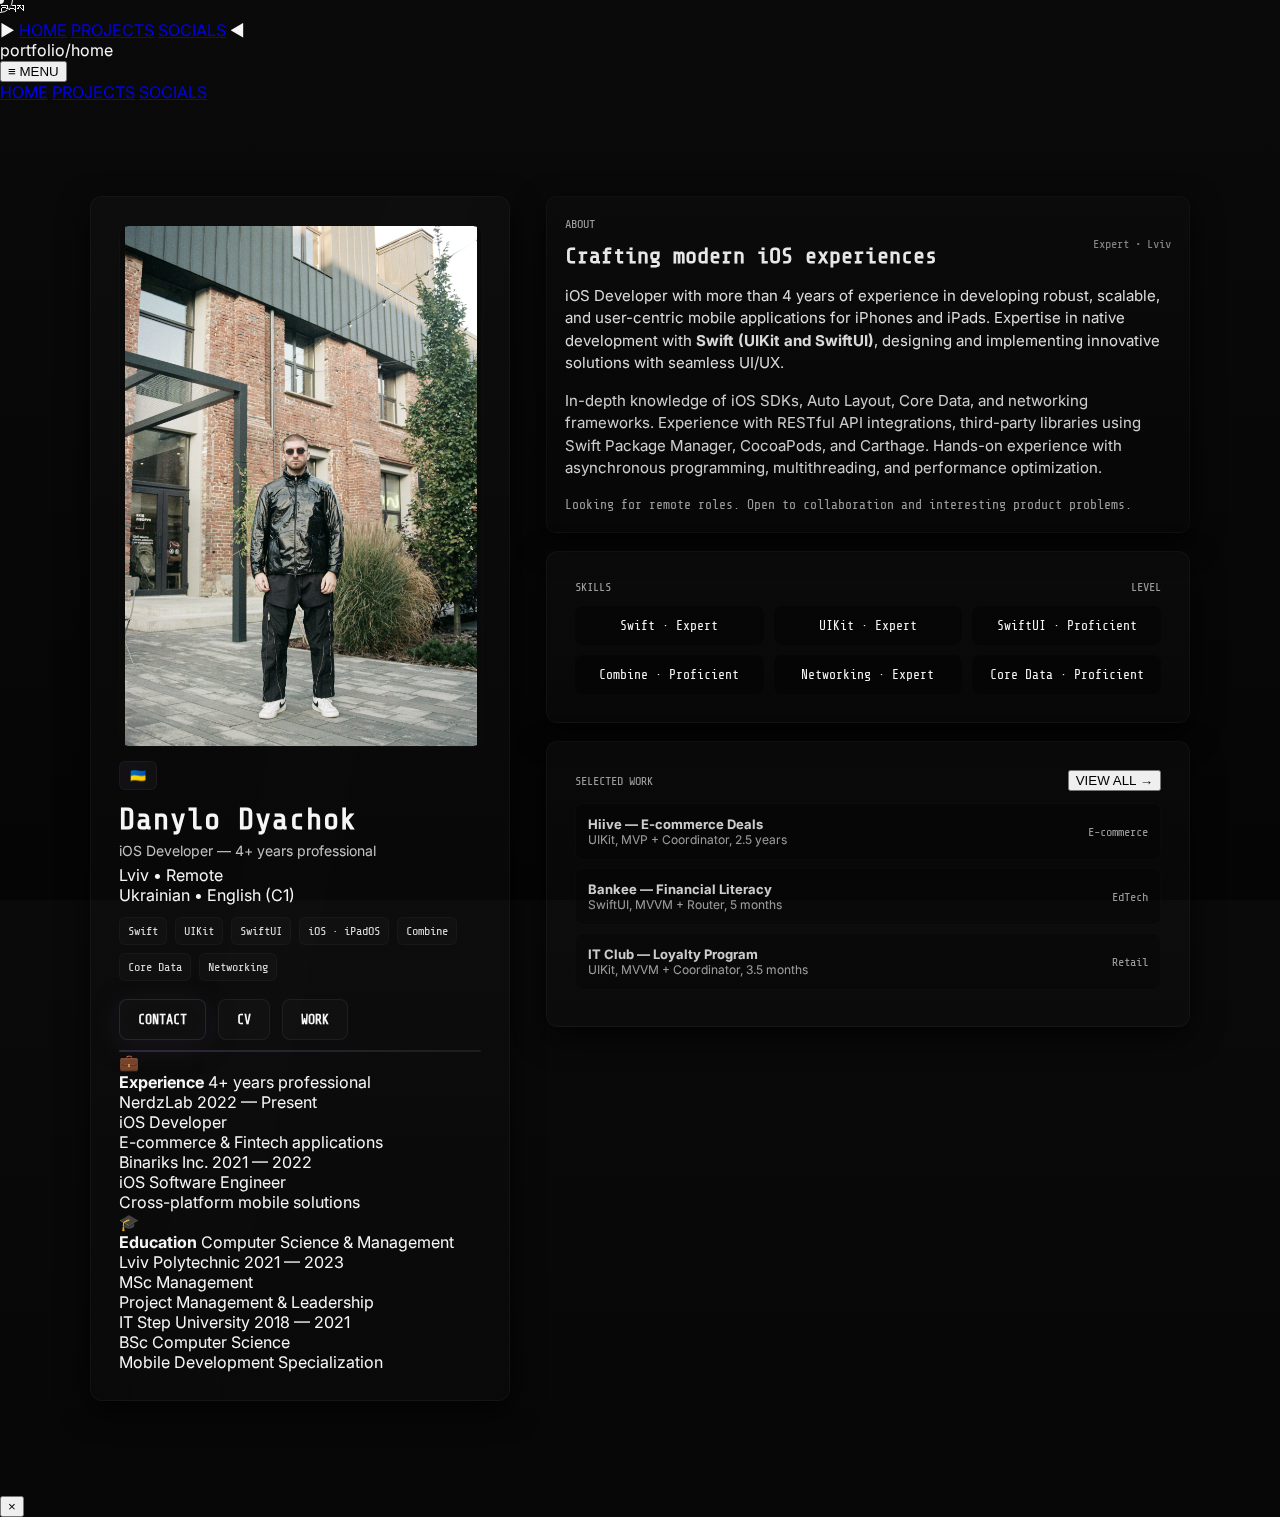
<file: index.html>
<!doctype html>
<html lang="en">
    <head>
        <meta charset="utf-8" />
        <meta name="viewport" content="width=device-width,initial-scale=1,user-scalable=no" />
        <meta name="theme-color" content="#0a0a0a" />
        <title>Danylo Dyachok — iOS Developer</title>
        <link rel="preconnect" href="https://fonts.googleapis.com">
            <link href="https://fonts.googleapis.com/css2?family=Share+Tech+Mono&family=Inter:wght@300;400;700;900&display=swap" rel="stylesheet">
                <link rel="stylesheet" href="web.css">
        <link rel="icon" href="/images/favicon.png" type="image/x-icon" />
    </head>
    <body>
        <div class="cursor"></div>
        <div class="cursor-ring"></div>
        
        <!-- Navigation -->
        <nav class="ascii-navbar">
            <div class="navbar-container">
                <div class="ascii-logo">ཊབས</div>
                
                <div class="ascii-nav">
                    <span class="ascii-decoration">►</span>
                    <a href="index.html" class="nav-item active" data-page="home">HOME</a>
                    <a href="projects.html" class="nav-item" data-page="projects">PROJECTS</a>
                    <a href="socials.html" class="nav-item" data-page="socials">SOCIALS</a>
                    <span class="ascii-decoration">◄</span>
                    
                    <div class="nav-path" id="currentPath">portfolio/home</div>
                </div>
                
                <button class="mobile-menu-toggle" onclick="toggleMobileMenu()">≡ MENU</button>
                
                <div class="mobile-nav" id="mobileNav">
                    <a href="index.html" class="nav-item active" data-page="home">HOME</a>
                    <a href="projects.html" class="nav-item" data-page="projects">PROJECTS</a>
                    <a href="socials.html" class="nav-item" data-page="socials">SOCIALS</a>
                </div>
            </div>
        </nav>
        
        <div class="container main-content">
            <div class="card">
                <div class="portrait" id="portrait">
                    <img src="images/IMG_3108.JPG" alt="Danylo Dyachok portrait" />
                    <div class="glitch"></div>
                    <div class="bars"></div>
                </div>
                
                <div class="mobile-header" style="margin-top:14px;">
                    <div class="mobile-header-top">
                        <div>
                            <div class="handle">🇺🇦</div>
                            <h1>Danylo Dyachok</h1>
                            <div class="meta"><p>iOS Developer — 4+ years professional</p></div>
                        </div>
                        <div class="mobile-info">
                            <div>Lviv • Remote</div>
                            <div>Ukrainian • English (C1)</div>
                        </div>
                    </div>
                </div>
                
                <div class="tags" style="margin-top:12px">
                    <div class="tag">Swift</div>
                    <div class="tag">UIKit</div>
                    <div class="tag">SwiftUI</div>
                    <div class="tag">iOS · iPadOS</div>
                    <div class="tag">Combine</div>
                    <div class="tag">Core Data</div>
                    <div class="tag">Networking</div>
                </div>
                
                <div class="actions">
                    <button class="btn glow" data-ascii="CONTACT" onclick="window.location.href='mailto:danieldyachok@gmail.com'"> <span class="ascii">CONTACT</span>
                    </button>
                    <button class="btn" data-ascii="CV" onclick="downloadCV(event)">
                        <span class="ascii">CV</span>
                    </button>
                    <button class="btn" data-ascii="WORK" onclick="window.location.href='projects.html'"><span class="ascii">WORK</span>
                    </button>
                </div>
                
                <div class="underline"></div>
                
                <div class="professional-summary">
                    <div class="summary-section">
                        <div class="section-header">
                            <div class="section-icon">💼</div>
                            <div class="section-title">
                                <strong>Experience</strong>
                                <span class="section-subtitle">4+ years professional</span>
                            </div>
                        </div>
                        <div class="summary-items">
                            <div class="summary-item">
                                <div class="item-header">
                                    <span class="company">NerdzLab</span>
                                    <span class="duration">2022 — Present</span>
                                </div>
                                <div class="item-role">iOS Developer</div>
                                <div class="item-description">E-commerce & Fintech applications</div>
                            </div>
                            <div class="summary-item">
                                <div class="item-header">
                                    <span class="company">Binariks Inc.</span>
                                    <span class="duration">2021 — 2022</span>
                                </div>
                                <div class="item-role">iOS Software Engineer</div>
                                <div class="item-description">Cross-platform mobile solutions</div>
                            </div>
                        </div>
                    </div>
                    
                    <div class="summary-section">
                        <div class="section-header">
                            <div class="section-icon">🎓</div>
                            <div class="section-title">
                                <strong>Education</strong>
                                <span class="section-subtitle">Computer Science & Management</span>
                            </div>
                        </div>
                        <div class="summary-items">
                            <div class="summary-item">
                                <div class="item-header">
                                    <span class="company">Lviv Polytechnic</span>
                                    <span class="duration">2021 — 2023</span>
                                </div>
                                <div class="item-role">MSc Management</div>
                                <div class="item-description">Project Management & Leadership</div>
                            </div>
                            <div class="summary-item">
                                <div class="item-header">
                                    <span class="company">IT Step University</span>
                                    <span class="duration">2018 — 2021</span>
                                </div>
                                <div class="item-role">BSc Computer Science</div>
                                <div class="item-description">Mobile Development Specialization</div>
                            </div>
                        </div>
                    </div>
                </div>
            </div>
            
            <div class="right">
                <div class="card bio">
                    <div style="display:flex;justify-content:space-between;align-items:center">
                        <div>
                            <div style="font-family:var(--mono);font-size:12px;color:rgba(255,255,255,0.6)">ABOUT</div>
                            <h2 style="font-family:var(--mono);margin:6px 0 0 0">Crafting modern iOS experiences</h2>
                        </div>
                        <div style="font-family:var(--mono);font-size:12px;color:rgba(255,255,255,0.5)">Expert • Lviv</div>
                    </div>
                    <p style="margin-top:12px;color:rgba(255,255,255,0.85)">
                    iOS Developer with more than 4 years of experience in developing robust, scalable, and user-centric mobile applications for iPhones and iPads. Expertise in native development with <strong>Swift (UIKit and SwiftUI)</strong>, designing and implementing innovative solutions with seamless UI/UX.
                    </p>
                    <p style="margin-top:12px;color:rgba(255,255,255,0.8)">
                    In-depth knowledge of iOS SDKs, Auto Layout, Core Data, and networking frameworks. Experience with RESTful API integrations, third-party libraries using Swift Package Manager, CocoaPods, and Carthage. Hands-on experience with asynchronous programming, multithreading, and performance optimization.
                    </p>
                    <div style="margin-top:12px;font-family:var(--mono);font-size:13px;color:rgba(255,255,255,0.6)">
                        Looking for remote roles. Open to collaboration and interesting product problems.
                    </div>
                </div>
                
                <div class="card">
                    <div style="display:flex;justify-content:space-between;align-items:center">
                        <div style="font-family:var(--mono);font-size:12px;color:rgba(255,255,255,0.6)">SKILLS</div>
                        <div style="font-family:var(--mono);font-size:12px;color:rgba(255,255,255,0.6)">LEVEL</div>
                    </div>
                    <div class="skills" style="margin-top:12px">
                        <div class="skill">Swift · Expert</div>
                        <div class="skill">UIKit · Expert</div>
                        <div class="skill">SwiftUI · Proficient</div>
                        <div class="skill">Combine · Proficient</div>
                        <div class="skill">Networking · Expert</div>
                        <div class="skill">Core Data · Proficient</div>
                    </div>
                </div>
                
                <div class="card projects">
                    <div style="display:flex;justify-content:space-between;align-items:center">
                        <div style="font-family:var(--mono);font-size:12px;color:rgba(255,255,255,0.6)">SELECTED WORK</div>
                        <div style="font-family:var(--mono);font-size:12px;color:rgba(255,255,255,0.6)">
                            <button class="view-all-btn" onclick="window.location.href='projects.html'">VIEW ALL →</button>
                        </div>
                    </div>
                    
                    <div style="margin-top:12px">
                        <div class="project project-clickable" onclick="openProjectModal('hiive')">
                            <div class="meta">
                                <div style="font-weight:700">Hiive — E-commerce Deals</div>
                                <div style="font-size:12px;color:rgba(255,255,255,0.6)">UIKit, MVP + Coordinator, 2.5 years</div>
                            </div>
                            <div style="font-family:var(--mono);font-size:12px;color:rgba(255,255,255,0.6)">E-commerce</div>
                        </div>
                        
                        <div class="project project-clickable" onclick="openProjectModal('bankee')">
                            <div class="meta">
                                <div style="font-weight:700">Bankee — Financial Literacy</div>
                                <div style="font-size:12px;color:rgba(255,255,255,0.6)">SwiftUI, MVVM + Router, 5 months</div>
                            </div>
                            <div style="font-family:var(--mono);font-size:12px;color:rgba(255,255,255,0.6)">EdTech</div>
                        </div>
                        
                        <div class="project project-clickable" onclick="openProjectModal('itclub')">
                            <div class="meta">
                                <div style="font-weight:700">IT Club — Loyalty Program</div>
                                <div style="font-size:12px;color:rgba(255,255,255,0.6)">UIKit, MVVM + Coordinator, 3.5 months</div>
                            </div>
                            <div style="font-family:var(--mono);font-size:12px;color:rgba(255,255,255,0.6)">Retail</div>
                        </div>
                    </div>
                </div>
            </div>
        </div>
        
        <!-- Project Modal -->
        <div class="project-modal" id="projectModal">
            <div class="project-modal-content">
                <button class="project-modal-close" onclick="closeProjectModal()">×</button>
                <div class="project-modal-body" id="projectModalBody">
                    <!-- Content will be inserted here -->
                </div>
            </div>
        </div>
        
        <!-- Image Viewer -->
        <div class="image-viewer" id="imageViewer">
            <div class="image-viewer-content">
                <img src="images/IMG_3108.JPG" alt="Danylo Dyachok - Full Image" />
                <button class="image-viewer-close" id="closeViewer">×</button>
                <div class="image-viewer-zoom-indicator">100%</div>
                <div class="image-viewer-info">Click and drag to explore • Pinch to zoom</div>
                <div class="glitch-transition" id="glitchTransition"></div>
            </div>
        </div>
        
        <script src="script.js"></script>
        <script>
            // Project modal functionality with updated data from CV
            const projectData = {
                hiive: {
                    title: "Hiive — E-commerce Deals App",
                    category: "E-commerce Platform",
                    duration: "2.5 years",
                    role: "iOS Developer",
                    tech: ["Swift", "UIKit", "Stripe", "Apple Pay", "Core Animation", "Lottie", "Combine", "MixPanel", "Segment", "MVP+Coordinator"],
                    description: "An e-commerce platform providing users with the best deals and discounts, featuring a TikTok-style feed. Developed rich referral system, implemented advanced deep link navigation, refactored existing codebase to improve app performance and battery usage.",
                    responsibilities: [
                                       "Developed a rich referral system",
                                       "Implemented advanced deep link navigation",
                                       "Refactored existing code base to improve app performance and battery usage",
                                       "Integrated multiple analytics services and different ad providers"
                                       ],
                                       links: [
                                               { title: "Website", url: "https://www.joinhiive.com/" },
                                               { title: "App Store", url: "https://apps.apple.com/us/app/hiive-online-shopping-deals/id1637602669" }
                                               ]
                },
                bankee: {
                    title: "Bankee — Financial Literacy Program",
                    category: "EdTech Fintech",
                    duration: "5 months",
                    role: "iOS Developer",
                    tech: ["Swift", "UIKit", "SwiftUI", "MVVM+Router", "Combine", "SwiftGen", "SwiftLint", "Intercom"],
                    description: "Innovative financial literacy program targeting elementary students in public and private schools in Kuwait. Features educational content delivery system, real-time financial data synchronization, and interactive learning modules.",
                    responsibilities: [
                                       "Developed financial literacy educational modules with interactive UI components",
                                       "Created animated user interfaces to enhance learning experience"
                                       ],
                                       links: [
                                               { title: "Web Demo", url: "https://web-dev.bankee.online/login" }
                                               ]
                },
                itclub: {
                    title: "IT Club — Loyalty Program",
                    category: "Retail Technology",
                    duration: "3.5 months",
                    role: "iOS Developer",
                    tech: ["Swift", "UIKit", "SwiftUI", "MVVM+Coordinator", "Combine", "SwiftGen", "SwiftLint", "Firebase"],
                    description: "IT Club Loyalty is the largest loyalty program for IT specialists in Ukraine, created by the Lviv IT Cluster. Features digital loyalty card with QR code, catalog of partner companies, map integration, and event listings.",
                    responsibilities: [
                                       "Implemented loyalty card and partner catalog screens with filtering and search functionality",
                                       "Developed event module with reminder scheduling and notifications",
                                       "Integrated push notifications and in-app deeplinks for marketing campaigns"
                                       ],
                                       links: [
                                               { title: "Website", url: "https://itclubloyalty.com/" },
                                               { title: "App Store", url: "https://apps.apple.com/us/app/it-club/id1151038817" }
                                               ]
                }
            };
            
            function openProjectModal(projectId) {
                const project = projectData[projectId];
                if (!project) return;
                
                const modal = document.getElementById('projectModal');
                const modalBody = document.getElementById('projectModalBody');
                
                modalBody.innerHTML = `
      <div class="project-modal-header">
      <h2>${project.title}</h2>
      <div class="project-modal-category">${project.category} • ${project.duration} • ${project.role}</div>
      </div>
      
      <div class="project-modal-tech">
      ${project.tech.map(tech => `<span class="tech-tag">${tech}</span>`).join('')}
    </div>
    
    <p class="project-modal-description">${project.description}</p>
    
    ${project.responsibilities ? `
    <div style="margin: 20px 0;">
    <h4 style="font-family: var(--mono); font-size: 14px; color: rgba(255,255,255,0.8); margin-bottom: 10px;">Key Responsibilities:</h4>
    <ul style="color: rgba(255,255,255,0.7); line-height: 1.6; margin-left: 20px;">
    ${project.responsibilities.map(resp => `<li>${resp}</li>`).join('')}
    </ul>
    </div>
      ` : ''}
      
      <div class="project-modal-links">
      ${project.links.map(link => `
      <a href="${link.url}" target="_blank" class="btn ${link.title === 'Website' || link.title === 'Web Demo' ? 'glow' : ''}" style="font-size:13px;padding:10px 16px">
      <span class="ascii">${link.title.toUpperCase()}</span>
      </a>
      `).join('')}
    </div>
  `;
  
  modal.classList.add('active');
  document.body.style.overflow = 'hidden';
            }
            
            function closeProjectModal() {
                const modal = document.getElementById('projectModal');
                modal.classList.remove('active');
                document.body.style.overflow = '';
            }
            
            // Close modal on escape key or clicking outside
            document.addEventListener('keydown', (e) => {
                if (e.key === 'Escape' && document.getElementById('projectModal').classList.contains('active')) {
                    closeProjectModal();
                }
            });
            
            document.getElementById('projectModal').addEventListener('click', (e) => {
                if (e.target.id === 'projectModal') {
                    closeProjectModal();
                }
            });
        </script>
    </body>
</html>
</file>
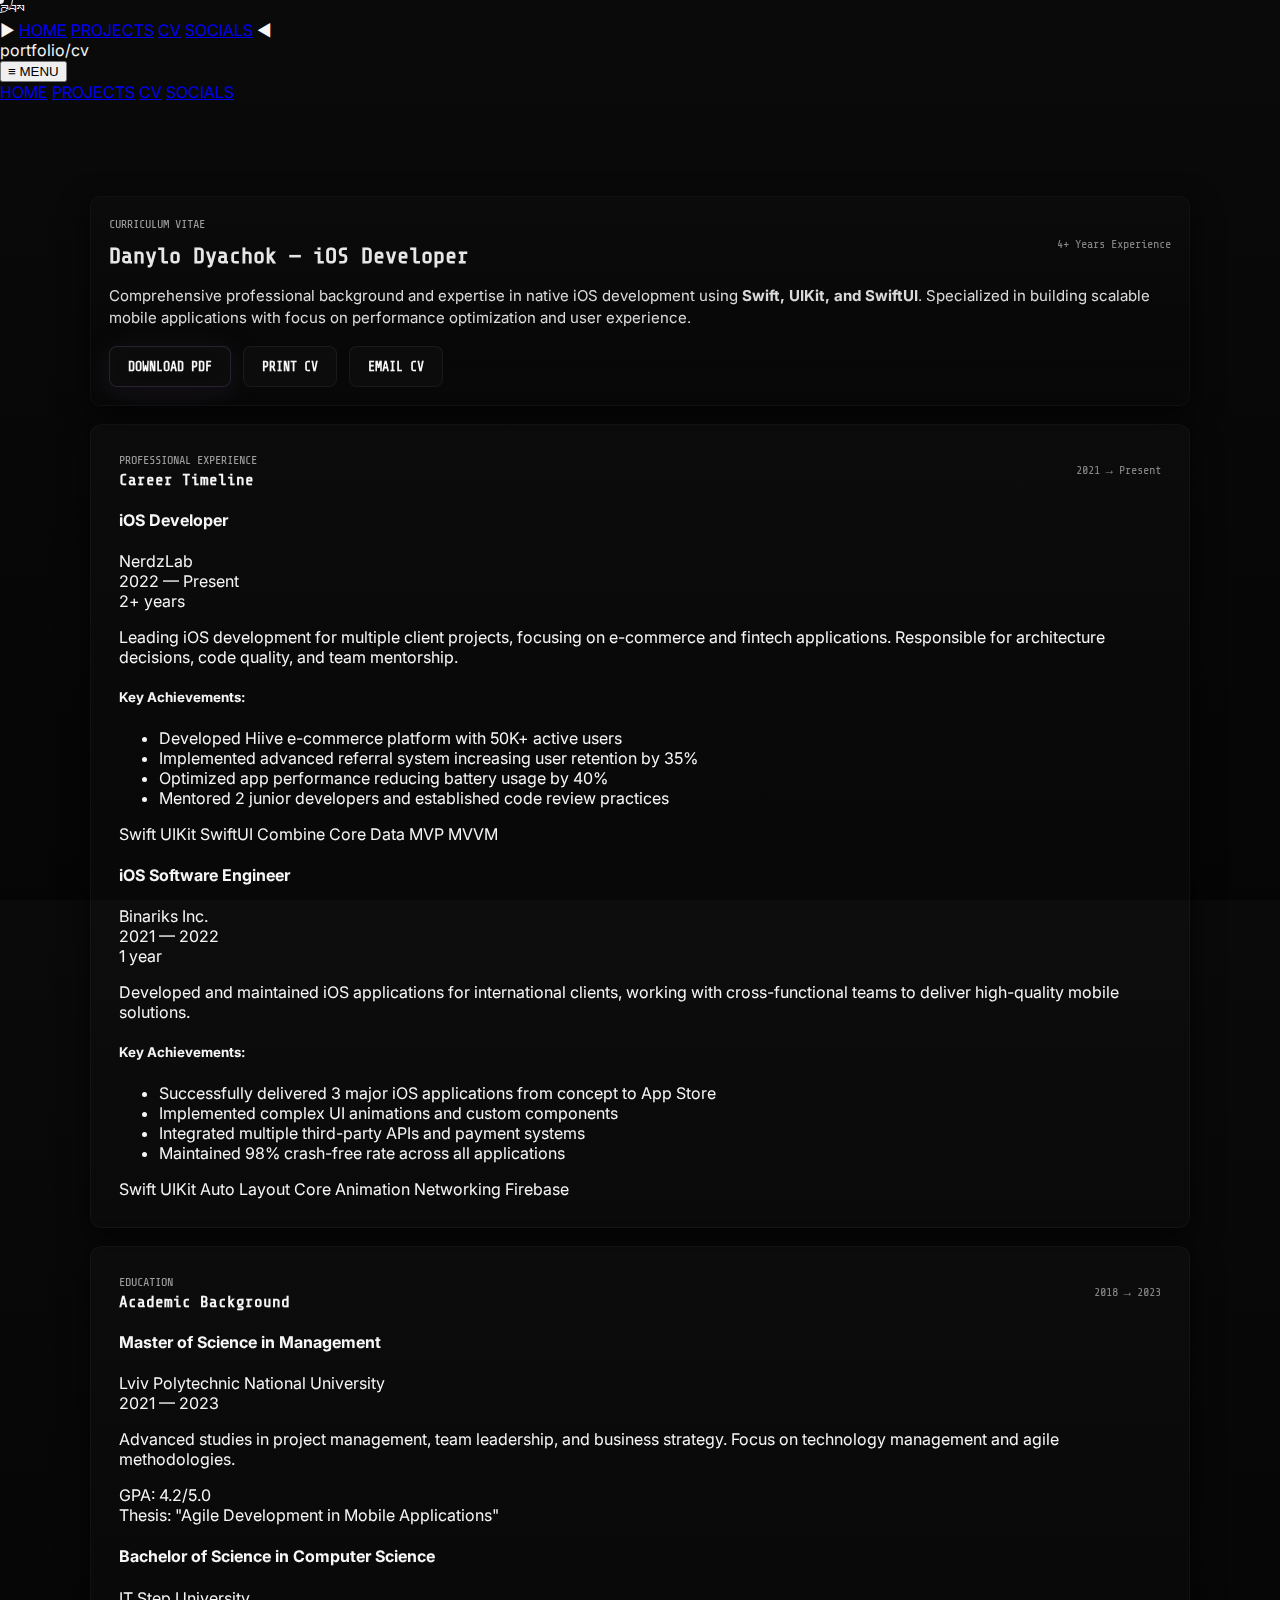
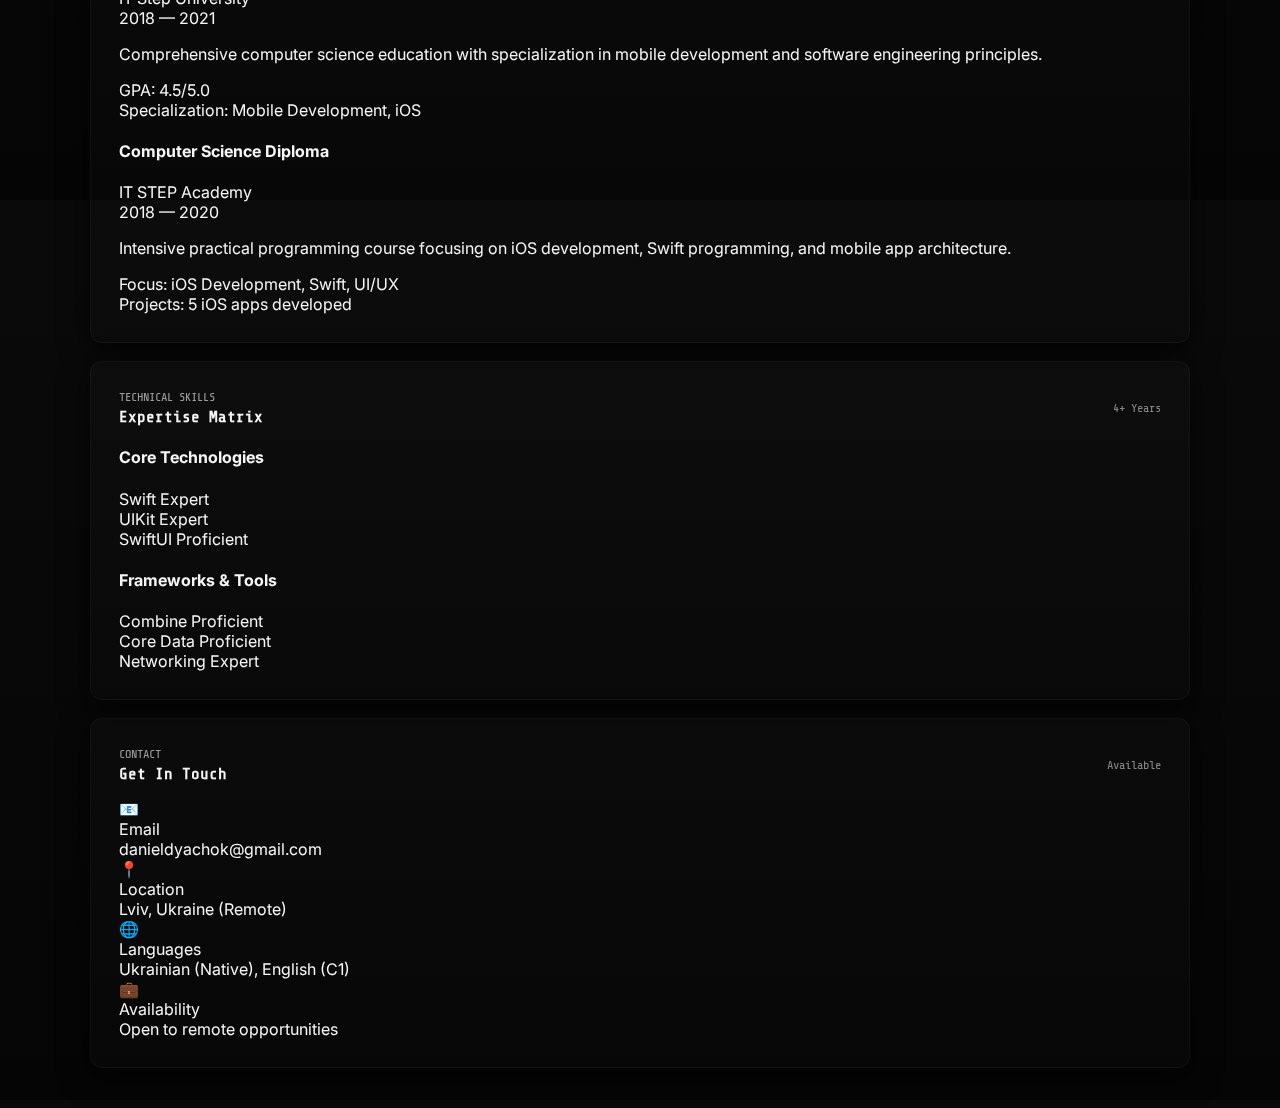
<file: cv.html>
<!doctype html>
<html lang="en">
<head>
<meta charset="utf-8" />
<meta name="viewport" content="width=device-width,initial-scale=1,user-scalable=no" />
<meta name="theme-color" content="#0a0a0a" />
<title>Danylo Dyachok — CV</title>
<link rel="preconnect" href="https://fonts.googleapis.com">
<link href="https://fonts.googleapis.com/css2?family=Share+Tech+Mono&family=Inter:wght@300;400;700;900&display=swap" rel="stylesheet">
<link rel="stylesheet" href="web.css">
</head>
<body class="scanlines">
<div class="cursor"></div>
<div class="cursor-ring"></div>

<!-- Navigation -->
<nav class="ascii-navbar">
  <div class="navbar-container">
    <div class="ascii-logo">ཊབས</div>
    
    <div class="ascii-nav">
      <span class="ascii-decoration">►</span>
      <a href="index.html" class="nav-item" data-page="home">HOME</a>
      <a href="projects.html" class="nav-item" data-page="projects">PROJECTS</a>
      <a href="cv.html" class="nav-item active" data-page="cv">CV</a>
      <a href="socials.html" class="nav-item" data-page="socials">SOCIALS</a>
      <span class="ascii-decoration">◄</span>
      
      <div class="nav-path" id="currentPath">portfolio/cv</div>
    </div>
    
    <button class="mobile-menu-toggle" onclick="toggleMobileMenu()">≡ MENU</button>
    
    <div class="mobile-nav" id="mobileNav">
      <a href="index.html" class="nav-item" data-page="home">HOME</a>
      <a href="projects.html" class="nav-item" data-page="projects">PROJECTS</a>
      <a href="cv.html" class="nav-item active" data-page="cv">CV</a>
      <a href="socials.html" class="nav-item" data-page="socials">SOCIALS</a>
    </div>
  </div>
</nav>

<div class="container main-content">
  <div class="right" style="grid-column:1 / -1">
    <!-- CV Header -->
    <div class="card bio">
      <div style="display:flex;justify-content:space-between;align-items:center">
        <div>
          <div style="font-family:var(--mono);font-size:12px;color:rgba(255,255,255,0.6)">CURRICULUM VITAE</div>
          <h2 style="font-family:var(--mono);margin:6px 0 0 0">Danylo Dyachok — iOS Developer</h2>
        </div>
        <div style="font-family:var(--mono);font-size:12px;color:rgba(255,255,255,0.5)">4+ Years Experience</div>
      </div>
      <p style="margin-top:12px;color:rgba(255,255,255,0.85)">
        Comprehensive professional background and expertise in native iOS development using <strong>Swift, UIKit, and SwiftUI</strong>.
        Specialized in building scalable mobile applications with focus on performance optimization and user experience.
      </p>
      
      <div class="cv-actions" style="margin-top:16px;display:flex;gap:12px;flex-wrap:wrap">
        <button class="btn glow" onclick="downloadCV()" data-ascii="DOWNLOAD PDF">
          <span class="ascii">DOWNLOAD PDF</span>
        </button>
        <button class="btn" onclick="printCV()" data-ascii="PRINT CV">
          <span class="ascii">PRINT CV</span>
        </button>
        <button class="btn" onclick="window.location.href='mailto:danieldyachok@gmail.com?subject=CV Request'" data-ascii="EMAIL CV">
          <span class="ascii">EMAIL CV</span>
        </button>
      </div>
    </div>

    <!-- Professional Experience -->
    <div class="card">
      <div style="display:flex;justify-content:space-between;align-items:center;margin-bottom:16px">
        <div>
          <div style="font-family:var(--mono);font-size:12px;color:rgba(255,255,255,0.6)">PROFESSIONAL EXPERIENCE</div>
          <h3 style="font-family:var(--mono);margin:4px 0 0 0;font-size:16px">Career Timeline</h3>
        </div>
        <div style="font-family:var(--mono);font-size:12px;color:rgba(255,255,255,0.5)">2021 → Present</div>
      </div>

      <div class="experience-timeline">
        <div class="experience-item">
          <div class="experience-header">
            <div class="experience-title">
              <h4>iOS Developer</h4>
              <div class="company-name">NerdzLab</div>
            </div>
            <div class="experience-duration">
              <div class="duration-badge">2022 — Present</div>
              <div class="duration-length">2+ years</div>
            </div>
          </div>
          <div class="experience-description">
            <p>Leading iOS development for multiple client projects, focusing on e-commerce and fintech applications. Responsible for architecture decisions, code quality, and team mentorship.</p>
            <div class="experience-highlights">
              <h5>Key Achievements:</h5>
              <ul>
                <li>Developed Hiive e-commerce platform with 50K+ active users</li>
                <li>Implemented advanced referral system increasing user retention by 35%</li>
                <li>Optimized app performance reducing battery usage by 40%</li>
                <li>Mentored 2 junior developers and established code review practices</li>
              </ul>
            </div>
            <div class="tech-stack">
              <span class="tech-tag">Swift</span>
              <span class="tech-tag">UIKit</span>
              <span class="tech-tag">SwiftUI</span>
              <span class="tech-tag">Combine</span>
              <span class="tech-tag">Core Data</span>
              <span class="tech-tag">MVP</span>
              <span class="tech-tag">MVVM</span>
            </div>
          </div>
        </div>

        <div class="experience-item">
          <div class="experience-header">
            <div class="experience-title">
              <h4>iOS Software Engineer</h4>
              <div class="company-name">Binariks Inc.</div>
            </div>
            <div class="experience-duration">
              <div class="duration-badge">2021 — 2022</div>
              <div class="duration-length">1 year</div>
            </div>
          </div>
          <div class="experience-description">
            <p>Developed and maintained iOS applications for international clients, working with cross-functional teams to deliver high-quality mobile solutions.</p>
            <div class="experience-highlights">
              <h5>Key Achievements:</h5>
              <ul>
                <li>Successfully delivered 3 major iOS applications from concept to App Store</li>
                <li>Implemented complex UI animations and custom components</li>
                <li>Integrated multiple third-party APIs and payment systems</li>
                <li>Maintained 98% crash-free rate across all applications</li>
              </ul>
            </div>
            <div class="tech-stack">
              <span class="tech-tag">Swift</span>
              <span class="tech-tag">UIKit</span>
              <span class="tech-tag">Auto Layout</span>
              <span class="tech-tag">Core Animation</span>
              <span class="tech-tag">Networking</span>
              <span class="tech-tag">Firebase</span>
            </div>
          </div>
        </div>
      </div>
    </div>

    <!-- Education -->
    <div class="card">
      <div style="display:flex;justify-content:space-between;align-items:center;margin-bottom:16px">
        <div>
          <div style="font-family:var(--mono);font-size:12px;color:rgba(255,255,255,0.6)">EDUCATION</div>
          <h3 style="font-family:var(--mono);margin:4px 0 0 0;font-size:16px">Academic Background</h3>
        </div>
        <div style="font-family:var(--mono);font-size:12px;color:rgba(255,255,255,0.5)">2018 → 2023</div>
      </div>

      <div class="education-timeline">
        <div class="education-item">
          <div class="education-header">
            <div class="education-title">
              <h4>Master of Science in Management</h4>
              <div class="institution-name">Lviv Polytechnic National University</div>
            </div>
            <div class="education-year">2021 — 2023</div>
          </div>
          <div class="education-description">
            <p>Advanced studies in project management, team leadership, and business strategy. Focus on technology management and agile methodologies.</p>
            <div class="education-highlights">
              <div class="highlight-item">
                <span class="highlight-label">GPA:</span>
                <span class="highlight-value">4.2/5.0</span>
              </div>
              <div class="highlight-item">
                <span class="highlight-label">Thesis:</span>
                <span class="highlight-value">"Agile Development in Mobile Applications"</span>
              </div>
            </div>
          </div>
        </div>

        <div class="education-item">
          <div class="education-header">
            <div class="education-title">
              <h4>Bachelor of Science in Computer Science</h4>
              <div class="institution-name">IT Step University</div>
            </div>
            <div class="education-year">2018 — 2021</div>
          </div>
          <div class="education-description">
            <p>Comprehensive computer science education with specialization in mobile development and software engineering principles.</p>
            <div class="education-highlights">
              <div class="highlight-item">
                <span class="highlight-label">GPA:</span>
                <span class="highlight-value">4.5/5.0</span>
              </div>
              <div class="highlight-item">
                <span class="highlight-label">Specialization:</span>
                <span class="highlight-value">Mobile Development, iOS</span>
              </div>
            </div>
          </div>
        </div>

        <div class="education-item">
          <div class="education-header">
            <div class="education-title">
              <h4>Computer Science Diploma</h4>
              <div class="institution-name">IT STEP Academy</div>
            </div>
            <div class="education-year">2018 — 2020</div>
          </div>
          <div class="education-description">
            <p>Intensive practical programming course focusing on iOS development, Swift programming, and mobile app architecture.</p>
            <div class="education-highlights">
              <div class="highlight-item">
                <span class="highlight-label">Focus:</span>
                <span class="highlight-value">iOS Development, Swift, UI/UX</span>
              </div>
              <div class="highlight-item">
                <span class="highlight-label">Projects:</span>
                <span class="highlight-value">5 iOS apps developed</span>
              </div>
            </div>
          </div>
        </div>
      </div>
    </div>

    <!-- Skills Matrix -->
    <div class="card">
      <div style="display:flex;justify-content:space-between;align-items:center;margin-bottom:16px">
        <div>
          <div style="font-family:var(--mono);font-size:12px;color:rgba(255,255,255,0.6)">TECHNICAL SKILLS</div>
          <h3 style="font-family:var(--mono);margin:4px 0 0 0;font-size:16px">Expertise Matrix</h3>
        </div>
        <div style="font-family:var(--mono);font-size:12px;color:rgba(255,255,255,0.5)">4+ Years</div>
      </div>

      <div class="skills-matrix">
        <div class="skill-category">
          <h4>Core Technologies</h4>
          <div class="skill-items">
            <div class="skill-item">
              <div class="skill-info">
                <span class="skill-name">Swift</span>
                <span class="skill-level">Expert</span>
              </div>
              <div class="skill-bar">
                <div class="skill-progress" style="width: 95%"></div>
              </div>
            </div>
            <div class="skill-item">
              <div class="skill-info">
                <span class="skill-name">UIKit</span>
                <span class="skill-level">Expert</span>
              </div>
              <div class="skill-bar">
                <div class="skill-progress" style="width: 90%"></div>
              </div>
            </div>
            <div class="skill-item">
              <div class="skill-info">
                <span class="skill-name">SwiftUI</span>
                <span class="skill-level">Proficient</span>
              </div>
              <div class="skill-bar">
                <div class="skill-progress" style="width: 80%"></div>
              </div>
            </div>
          </div>
        </div>

        <div class="skill-category">
          <h4>Frameworks & Tools</h4>
          <div class="skill-items">
            <div class="skill-item">
              <div class="skill-info">
                <span class="skill-name">Combine</span>
                <span class="skill-level">Proficient</span>
              </div>
              <div class="skill-bar">
                <div class="skill-progress" style="width: 75%"></div>
              </div>
            </div>
            <div class="skill-item">
              <div class="skill-info">
                <span class="skill-name">Core Data</span>
                <span class="skill-level">Proficient</span>
              </div>
              <div class="skill-bar">
                <div class="skill-progress" style="width: 85%"></div>
              </div>
            </div>
            <div class="skill-item">
              <div class="skill-info">
                <span class="skill-name">Networking</span>
                <span class="skill-level">Expert</span>
              </div>
              <div class="skill-bar">
                <div class="skill-progress" style="width: 90%"></div>
              </div>
            </div>
          </div>
        </div>
      </div>
    </div>

    <!-- Contact Information -->
    <div class="card">
      <div style="display:flex;justify-content:space-between;align-items:center;margin-bottom:16px">
        <div>
          <div style="font-family:var(--mono);font-size:12px;color:rgba(255,255,255,0.6)">CONTACT</div>
          <h3 style="font-family:var(--mono);margin:4px 0 0 0;font-size:16px">Get In Touch</h3>
        </div>
        <div style="font-family:var(--mono);font-size:12px;color:rgba(255,255,255,0.5)">Available</div>
      </div>

      <div class="contact-grid">
        <div class="contact-item">
          <div class="contact-icon">📧</div>
          <div class="contact-info">
            <div class="contact-label">Email</div>
            <div class="contact-value">danieldyachok@gmail.com</div>
          </div>
        </div>
        <div class="contact-item">
          <div class="contact-icon">📍</div>
          <div class="contact-info">
            <div class="contact-label">Location</div>
            <div class="contact-value">Lviv, Ukraine (Remote)</div>
          </div>
        </div>
        <div class="contact-item">
          <div class="contact-icon">🌐</div>
          <div class="contact-info">
            <div class="contact-label">Languages</div>
            <div class="contact-value">Ukrainian (Native), English (C1)</div>
          </div>
        </div>
        <div class="contact-item">
          <div class="contact-icon">💼</div>
          <div class="contact-info">
            <div class="contact-label">Availability</div>
            <div class="contact-value">Open to remote opportunities</div>
          </div>
        </div>
      </div>
    </div>
  </div>
</div>

<script src="script.js"></script>
</body>
</html>
</file>
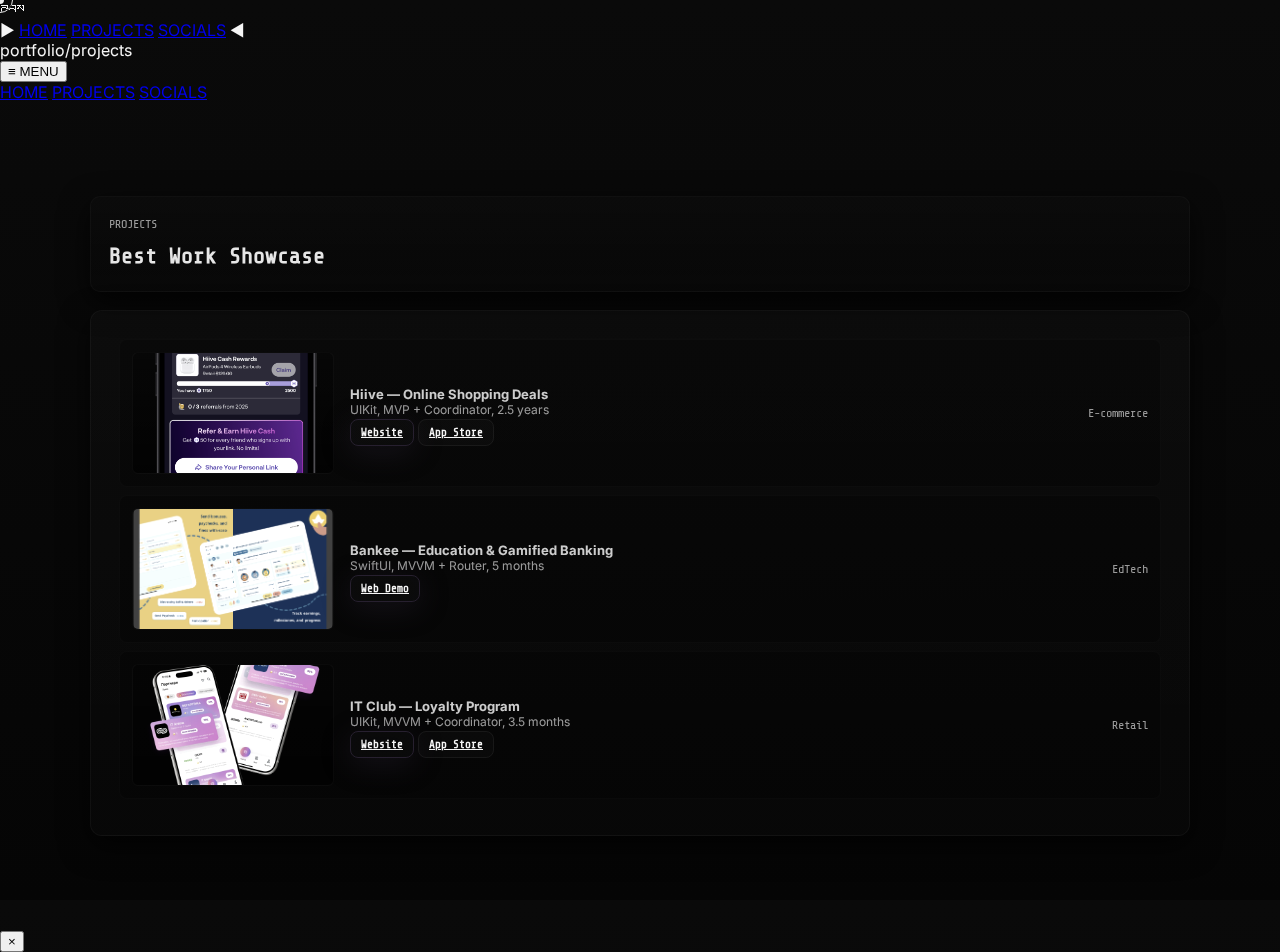
<file: projects.html>
<!doctype html>
<html lang="en">
    <head>
        <meta charset="utf-8" />
        <meta name="viewport" content="width=device-width,initial-scale=1,user-scalable=no" />
        <meta name="theme-color" content="#0a0a0a" />
        <title>Danylo Dyachok — Projects</title>
        <link rel="preconnect" href="https://fonts.googleapis.com">
            <link href="https://fonts.googleapis.com/css2?family=Share+Tech+Mono&family=Inter:wght@300;400;700;900&display=swap" rel="stylesheet">
                <link rel="stylesheet" href="web.css" />
                <link rel="icon" href="/images/favicon.png" type="image/x-icon" />
    </head>
    <body>
        <div class="cursor"></div>
        <div class="cursor-ring"></div>
        
        <nav class="ascii-navbar">
            <div class="navbar-container">
                <div class="ascii-logo">ཊབས</div>
                
                <div class="ascii-nav">
                    <span class="ascii-decoration">►</span>
                    <a href="index.html" class="nav-item" data-page="home">HOME</a>
                    <a href="projects.html" class="nav-item active" data-page="projects">PROJECTS</a>
                    <a href="socials.html" class="nav-item" data-page="socials">SOCIALS</a>
                    <span class="ascii-decoration">◄</span>
                    
                    <div class="nav-path" id="currentPath">portfolio/projects</div>
                </div>
                
                <button class="mobile-menu-toggle" onclick="toggleMobileMenu()">≡ MENU</button>
                
                <div class="mobile-nav" id="mobileNav">
                    <a href="index.html" class="nav-item" data-page="home">HOME</a>
                    <a href="projects.html" class="nav-item active" data-page="projects">PROJECTS</a>
                    <a href="socials.html" class="nav-item" data-page="socials">SOCIALS</a>
                </div>
            </div>
        </nav>
        
        <div class="container main-content">
            <div class="right" style="grid-column:1 / -1">
                <div class="card bio">
                    <div style="display:flex;justify-content:space-between;align-items:center">
                        <div>
                            <div style="font-family:var(--mono);font-size:12px;color:rgba(255,255,255,0.6)">PROJECTS</div>
                            <h2 style="font-family:var(--mono);margin:6px 0 0 0">Best Work Showcase</h2>
                        </div>
                    </div>
                </div>
                
                <div class="card projects">
                    <!-- Hiive -->
                    <div class="project project-clickable" onclick="openProjectModal('hiive')">
                        <div class="portrait" style="width:200px;height:120px;overflow:hidden;border-radius:6px">
                            <img src="images/hiive-preview.png" alt="Hiive preview" />
                        </div>
                        <div class="meta" style="flex:1;margin-left:16px">
                            <div style="font-weight:700">Hiive — Online Shopping Deals</div>
                            <div style="font-size:12px;color:rgba(255,255,255,0.6)">UIKit, MVP + Coordinator, 2.5 years</div>
                            <div style="margin-top:6px">
                                <a href="https://www.joinhiive.com/" target="_blank" class="btn glow" style="font-size:11px;padding:6px 10px" onclick="event.stopPropagation()">Website</a>
                                <a href="https://apps.apple.com/us/app/hiive-online-shopping-deals/id1637602669" target="_blank" class="btn" style="font-size:11px;padding:6px 10px" onclick="event.stopPropagation()">App Store</a>
                            </div>
                        </div>
                        <div style="font-family:var(--mono);font-size:12px;color:rgba(255,255,255,0.6)">E-commerce</div>
                    </div>
                    
                    <!-- Bankee -->
                    <div class="project project-clickable" onclick="openProjectModal('bankee')">
                        <div class="portrait" style="width:200px;height:120px;overflow:hidden;border-radius:6px">
                            <img src="images/bankee-preview.png" alt="Bankee preview" />
                        </div>
                        <div class="meta" style="flex:1;margin-left:16px">
                            <div style="font-weight:700">Bankee — Education & Gamified Banking</div>
                            <div style="font-size:12px;color:rgba(255,255,255,0.6)">SwiftUI, MVVM + Router, 5 months</div>
                            <div style="margin-top:6px">
                                <a href="https://web-dev.bankee.online/login" target="_blank" class="btn glow" style="font-size:11px;padding:6px 10px" onclick="event.stopPropagation()">Web Demo</a>
                            </div>
                        </div>
                        <div style="font-family:var(--mono);font-size:12px;color:rgba(255,255,255,0.6)">EdTech</div>
                    </div>
                    
                    <!-- IT Club -->
                    <div class="project project-clickable" onclick="openProjectModal('itclub')">
                        <div class="portrait" style="width:200px;height:120px;overflow:hidden;border-radius:6px">
                            <img src="images/itclub-preview.png" alt="IT Club preview" />
                        </div>
                        <div class="meta" style="flex:1;margin-left:16px">
                            <div style="font-weight:700">IT Club — Loyalty Program</div>
                            <div style="font-size:12px;color:rgba(255,255,255,0.6)">UIKit, MVVM + Coordinator, 3.5 months</div>
                            <div style="margin-top:6px">
                                <a href="https://itclubloyalty.com/" target="_blank" class="btn glow" style="font-size:11px;padding:6px 10px" onclick="event.stopPropagation()">Website</a>
                                <a href="https://apps.apple.com/us/app/it-club/id1151038817" target="_blank" class="btn" style="font-size:11px;padding:6px 10px" onclick="event.stopPropagation()">App Store</a>
                            </div>
                        </div>
                        <div style="font-family:var(--mono);font-size:12px;color:rgba(255,255,255,0.6)">Retail</div>
                    </div>
                </div>
            </div>
        </div>
        
        <!-- Project Modal -->
        <div class="project-modal" id="projectModal">
            <div class="project-modal-content">
                <button class="project-modal-close" onclick="closeProjectModal()">×</button>
                <div class="project-modal-body" id="projectModalBody">
                    <!-- Content will be inserted here -->
                </div>
            </div>
        </div>
        
        <script src="script.js"></script>
        <script>
            // Project modal functionality with updated data from CV
            const projectData = {
                hiive: {
                    title: "Hiive — E-commerce Deals App",
                    category: "E-commerce Platform",
                    duration: "2.5 years",
                    role: "iOS Developer",
                    tech: ["Swift", "UIKit", "Stripe", "Apple Pay", "Core Animation", "Lottie", "Combine", "MixPanel", "Segment", "MVP+Coordinator"],
                    description: "An e-commerce platform providing users with the best deals and discounts, featuring a TikTok-style feed. Developed rich referral system, implemented advanced deep link navigation, refactored existing codebase to improve app performance and battery usage.",
                    responsibilities: [
                                       "Developed a rich referral system",
                                       "Implemented advanced deep link navigation",
                                       "Refactored existing code base to improve app performance and battery usage",
                                       "Integrated multiple analytics services and different ad providers"
                                       ],
                                       links: [
                                               { title: "Website", url: "https://www.joinhiive.com/" },
                                               { title: "App Store", url: "https://apps.apple.com/us/app/hiive-online-shopping-deals/id1637602669" }
                                               ]
                },
                bankee: {
                    title: "Bankee — Financial Literacy Program",
                    category: "EdTech Fintech",
                    duration: "5 months",
                    role: "iOS Developer",
                    tech: ["Swift", "UIKit", "SwiftUI", "MVVM+Router", "Combine", "SwiftGen", "SwiftLint", "Intercom"],
                    description: "Innovative financial literacy program targeting elementary students in public and private schools in Kuwait. Features educational content delivery system, real-time financial data synchronization, and interactive learning modules.",
                    responsibilities: [
                                       "Developed financial literacy educational modules with interactive UI components",
                                       "Created animated user interfaces to enhance learning experience"
                                       ],
                                       links: [
                                               { title: "Web Demo", url: "https://web-dev.bankee.online/login" }
                                               ]
                },
                itclub: {
                    title: "IT Club — Loyalty Program",
                    category: "Retail Technology",
                    duration: "3.5 months",
                    role: "iOS Developer",
                    tech: ["Swift", "UIKit", "SwiftUI", "MVVM+Coordinator", "Combine", "SwiftGen", "SwiftLint", "Firebase"],
                    description: "IT Club Loyalty is the largest loyalty program for IT specialists in Ukraine, created by the Lviv IT Cluster. Features digital loyalty card with QR code, catalog of partner companies, map integration, and event listings.",
                    responsibilities: [
                                       "Implemented loyalty card and partner catalog screens with filtering and search functionality",
                                       "Developed event module with reminder scheduling and notifications",
                                       "Integrated push notifications and in-app deeplinks for marketing campaigns"
                                       ],
                                       links: [
                                               { title: "Website", url: "https://itclubloyalty.com/" },
                                               { title: "App Store", url: "https://apps.apple.com/us/app/it-club/id1151038817" }
                                               ]
                }
            };
            
            function openProjectModal(projectId) {
                const project = projectData[projectId];
                if (!project) return;
                
                const modal = document.getElementById('projectModal');
                const modalBody = document.getElementById('projectModalBody');
                
                modalBody.innerHTML = `
      <div class="project-modal-header">
      <h2>${project.title}</h2>
      <div class="project-modal-category">${project.category} • ${project.duration} • ${project.role}</div>
      </div>
      
      <div class="project-modal-tech">
      ${project.tech.map(tech => `<span class="tech-tag">${tech}</span>`).join('')}
    </div>
    
    <p class="project-modal-description">${project.description}</p>
    
    ${project.responsibilities ? `
    <div style="margin: 20px 0;">
    <h4 style="font-family: var(--mono); font-size: 14px; color: rgba(255,255,255,0.8); margin-bottom: 10px;">Key Responsibilities:</h4>
    <ul style="color: rgba(255,255,255,0.7); line-height: 1.6; margin-left: 20px;">
    ${project.responsibilities.map(resp => `<li>${resp}</li>`).join('')}
    </ul>
    </div>
      ` : ''}
      
      <div class="project-modal-links">
      ${project.links.map(link => `
      <a href="${link.url}" target="_blank" class="btn ${link.title === 'Website' || link.title === 'Web Demo' ? 'glow' : ''}" style="font-size:13px;padding:10px 16px">
      <span class="ascii">${link.title.toUpperCase()}</span>
      </a>
      `).join('')}
    </div>
  `;
  
  modal.classList.add('active');
  document.body.style.overflow = 'hidden';
            }
            
            function closeProjectModal() {
                const modal = document.getElementById('projectModal');
                modal.classList.remove('active');
                document.body.style.overflow = '';
            }
            
            // Close modal on escape key or clicking outside
            document.addEventListener('keydown', (e) => {
                if (e.key === 'Escape' && document.getElementById('projectModal').classList.contains('active')) {
                    closeProjectModal();
                }
            });
            
            document.getElementById('projectModal').addEventListener('click', (e) => {
                if (e.target.id === 'projectModal') {
                    closeProjectModal();
                }
            });
        </script>
    </body>
</html>
</file>
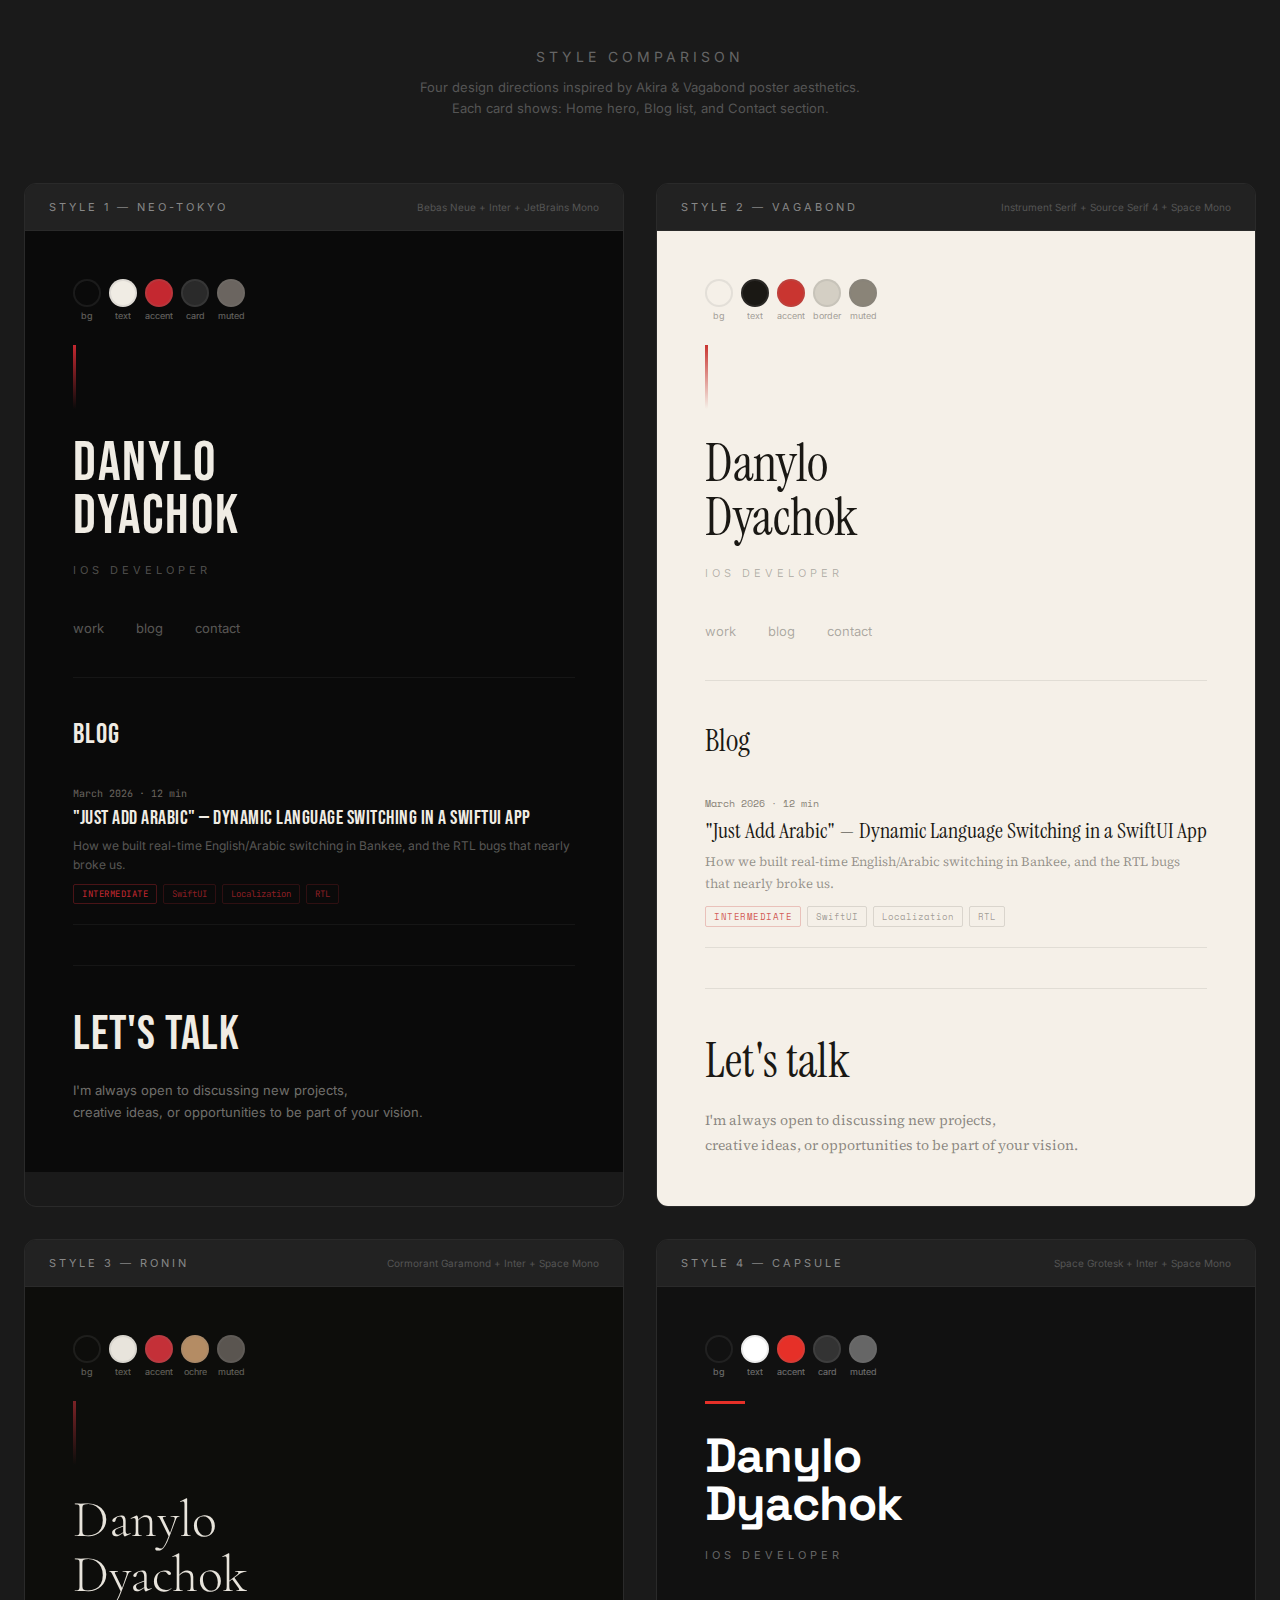
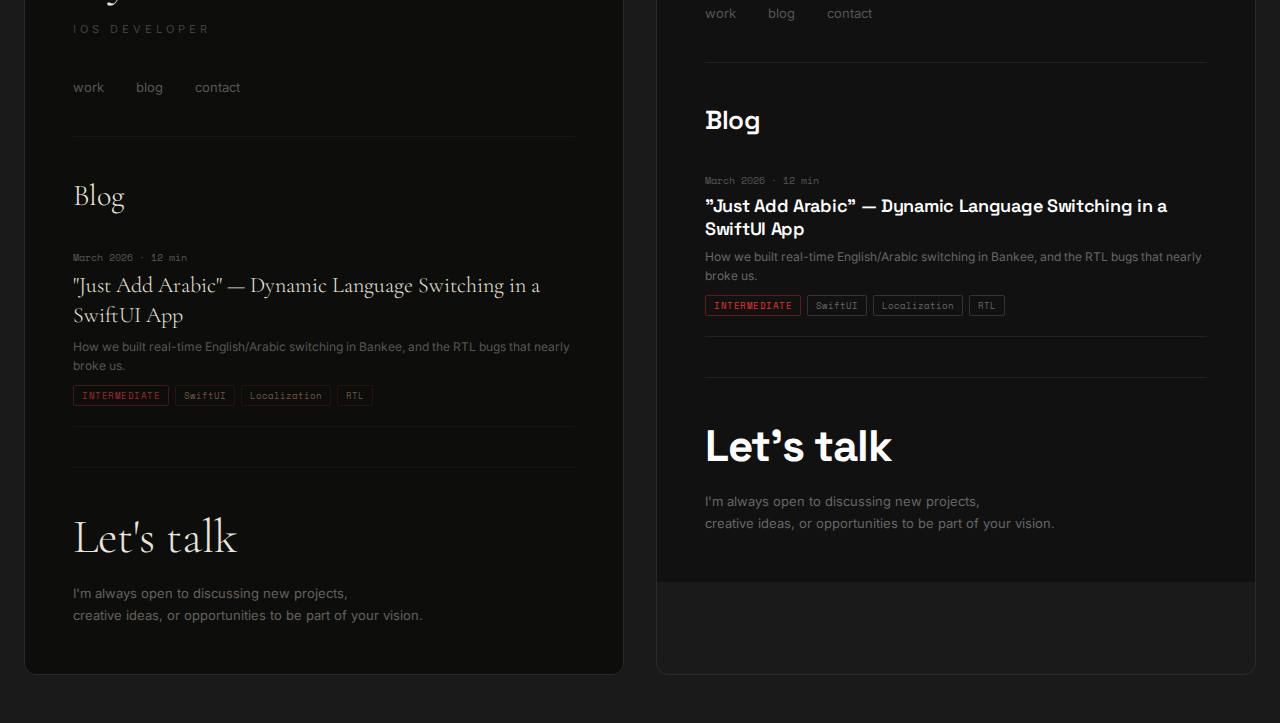
<file: style-comparison.html>
<!DOCTYPE html>
<html lang="en">
<head>
<meta charset="UTF-8">
<meta name="viewport" content="width=device-width, initial-scale=1.0">
<title>Style Comparison — Portfolio Designs</title>
<link rel="preconnect" href="https://fonts.googleapis.com">
<link rel="preconnect" href="https://fonts.gstatic.com" crossorigin>
<link href="https://fonts.googleapis.com/css2?family=Bebas+Neue&family=Cormorant+Garamond:ital,wght@0,300;0,400;0,600;1,300&family=Instrument+Serif:ital@0;1&family=Inter:wght@300;400;600&family=JetBrains+Mono:wght@400&family=Noto+Serif+JP:wght@200;300;500&family=Source+Serif+4:ital,wght@0,300;0,400;0,600;1,400&family=Space+Grotesk:wght@300;400;600;700&family=Space+Mono&display=swap" rel="stylesheet">
<style>
  *, *::before, *::after { margin: 0; padding: 0; box-sizing: border-box; }

  body {
    background: #1a1a1a;
    color: #ccc;
    font-family: 'Inter', sans-serif;
    padding: 48px 24px;
  }

  .page-title {
    text-align: center;
    font-size: 14px;
    letter-spacing: 4px;
    text-transform: uppercase;
    color: #666;
    margin-bottom: 12px;
  }

  .page-subtitle {
    text-align: center;
    font-size: 13px;
    color: #555;
    margin-bottom: 64px;
    line-height: 1.6;
  }

  .grid {
    display: grid;
    grid-template-columns: 1fr 1fr;
    gap: 32px;
    max-width: 1400px;
    margin: 0 auto;
  }

  @media (max-width: 1024px) {
    .grid { grid-template-columns: 1fr; max-width: 700px; }
  }

  .style-card {
    border-radius: 12px;
    overflow: hidden;
    border: 1px solid #2a2a2a;
  }

  .style-label {
    padding: 16px 24px;
    background: #222;
    font-size: 11px;
    letter-spacing: 3px;
    text-transform: uppercase;
    color: #888;
    border-bottom: 1px solid #2a2a2a;
    display: flex;
    justify-content: space-between;
    align-items: center;
  }

  .style-label .fonts {
    font-size: 10px;
    letter-spacing: 0;
    text-transform: none;
    color: #555;
  }

  /* ===== STYLE 1: NEO-TOKYO ===== */
  .neo-tokyo {
    background: #0a0a0a;
    color: #f0ece4;
    padding: 48px;
  }
  .neo-tokyo .brush-mark {
    width: 3px;
    height: 64px;
    background: linear-gradient(180deg, #c42830, transparent);
    margin-bottom: 28px;
  }
  .neo-tokyo .name {
    font-family: 'Bebas Neue', sans-serif;
    font-size: 56px;
    line-height: 0.95;
    letter-spacing: 2px;
    margin-bottom: 20px;
    color: #f0ece4;
  }
  .neo-tokyo .role {
    font-family: 'Inter', sans-serif;
    font-size: 11px;
    letter-spacing: 4px;
    text-transform: uppercase;
    color: rgba(240, 236, 228, 0.3);
    margin-bottom: 40px;
  }
  .neo-tokyo .nav a {
    font-family: 'Inter', sans-serif;
    font-size: 13px;
    color: rgba(240, 236, 228, 0.35);
    text-decoration: none;
    margin-right: 28px;
    transition: color 0.3s;
  }
  .neo-tokyo .nav a:hover { color: #c42830; }
  .neo-tokyo .divider {
    width: 100%;
    height: 1px;
    background: rgba(255,255,255,0.05);
    margin: 40px 0;
  }
  .neo-tokyo .blog-title {
    font-family: 'Bebas Neue', sans-serif;
    font-size: 28px;
    letter-spacing: 1px;
    margin-bottom: 16px;
  }
  .neo-tokyo .post-card {
    padding: 20px 0;
    border-bottom: 1px solid rgba(255,255,255,0.05);
  }
  .neo-tokyo .post-meta {
    font-family: 'JetBrains Mono', monospace;
    font-size: 10px;
    color: #6b6560;
    margin-bottom: 6px;
  }
  .neo-tokyo .post-title {
    font-family: 'Bebas Neue', sans-serif;
    font-size: 20px;
    letter-spacing: 0.5px;
    line-height: 1.2;
    margin-bottom: 6px;
  }
  .neo-tokyo .post-excerpt {
    font-family: 'Inter', sans-serif;
    font-size: 12px;
    color: rgba(240, 236, 228, 0.35);
    line-height: 1.6;
    margin-bottom: 10px;
  }
  .neo-tokyo .tags { display: flex; gap: 6px; flex-wrap: wrap; }
  .neo-tokyo .tag {
    font-family: 'JetBrains Mono', monospace;
    font-size: 9px;
    padding: 3px 8px;
    border: 1px solid rgba(196, 40, 48, 0.2);
    color: rgba(196, 40, 48, 0.7);
    border-radius: 2px;
  }
  .neo-tokyo .skill-tag {
    font-family: 'JetBrains Mono', monospace;
    font-size: 9px;
    padding: 3px 8px;
    border: 1px solid rgba(196, 40, 48, 0.35);
    color: #c42830;
    border-radius: 2px;
    text-transform: uppercase;
    letter-spacing: 0.5px;
  }
  .neo-tokyo .contact-title {
    font-family: 'Bebas Neue', sans-serif;
    font-size: 48px;
    letter-spacing: 1px;
    margin-bottom: 16px;
  }
  .neo-tokyo .contact-text {
    font-family: 'Inter', sans-serif;
    font-size: 13px;
    color: rgba(240, 236, 228, 0.45);
    line-height: 1.7;
  }

  /* ===== STYLE 2: VAGABOND ===== */
  .vagabond {
    background: #f5f0e8;
    color: #1a1814;
    padding: 48px;
  }
  .vagabond .brush-mark {
    width: 3px;
    height: 64px;
    background: linear-gradient(180deg, #c93530, transparent);
    margin-bottom: 28px;
  }
  .vagabond .name {
    font-family: 'Instrument Serif', serif;
    font-size: 52px;
    font-weight: 400;
    line-height: 1.05;
    letter-spacing: -0.5px;
    margin-bottom: 20px;
    color: #1a1814;
  }
  .vagabond .role {
    font-family: 'Inter', sans-serif;
    font-size: 11px;
    letter-spacing: 4px;
    text-transform: uppercase;
    color: rgba(26, 24, 20, 0.3);
    margin-bottom: 40px;
  }
  .vagabond .nav a {
    font-family: 'Inter', sans-serif;
    font-size: 13px;
    color: rgba(26, 24, 20, 0.35);
    text-decoration: none;
    margin-right: 28px;
    transition: color 0.3s;
  }
  .vagabond .nav a:hover { color: #c93530; }
  .vagabond .divider {
    width: 100%;
    height: 1px;
    background: rgba(0,0,0,0.08);
    margin: 40px 0;
  }
  .vagabond .blog-title {
    font-family: 'Instrument Serif', serif;
    font-size: 30px;
    margin-bottom: 16px;
  }
  .vagabond .post-card {
    padding: 20px 0;
    border-bottom: 1px solid rgba(0,0,0,0.08);
  }
  .vagabond .post-meta {
    font-family: 'Space Mono', monospace;
    font-size: 10px;
    color: #8a8478;
    margin-bottom: 6px;
  }
  .vagabond .post-title {
    font-family: 'Instrument Serif', serif;
    font-size: 22px;
    line-height: 1.3;
    margin-bottom: 6px;
  }
  .vagabond .post-excerpt {
    font-family: 'Source Serif 4', serif;
    font-size: 13px;
    color: rgba(26, 24, 20, 0.45);
    line-height: 1.7;
    margin-bottom: 10px;
  }
  .vagabond .tags { display: flex; gap: 6px; flex-wrap: wrap; }
  .vagabond .tag {
    font-family: 'Space Mono', monospace;
    font-size: 9px;
    padding: 3px 8px;
    border: 1px solid rgba(26, 24, 20, 0.12);
    color: rgba(26, 24, 20, 0.4);
    border-radius: 2px;
  }
  .vagabond .skill-tag {
    font-family: 'Space Mono', monospace;
    font-size: 9px;
    padding: 3px 8px;
    border: 1px solid rgba(201, 53, 48, 0.25);
    color: rgba(201, 53, 48, 0.8);
    border-radius: 2px;
    text-transform: uppercase;
    letter-spacing: 0.5px;
  }
  .vagabond .contact-title {
    font-family: 'Instrument Serif', serif;
    font-size: 48px;
    font-weight: 400;
    margin-bottom: 16px;
  }
  .vagabond .contact-text {
    font-family: 'Source Serif 4', serif;
    font-size: 14px;
    color: rgba(26, 24, 20, 0.5);
    line-height: 1.8;
  }

  /* ===== STYLE 3: RONIN ===== */
  .ronin {
    background: #0d0d0b;
    color: #e8e4dc;
    padding: 48px;
  }
  .ronin .brush-mark {
    width: 3px;
    height: 64px;
    background: linear-gradient(180deg, rgba(196, 48, 56, 0.6), transparent);
    margin-bottom: 28px;
  }
  .ronin .name {
    font-family: 'Cormorant Garamond', serif;
    font-weight: 300;
    font-size: 52px;
    line-height: 1.05;
    letter-spacing: -0.5px;
    margin-bottom: 20px;
  }
  .ronin .role {
    font-family: 'Inter', sans-serif;
    font-size: 11px;
    letter-spacing: 4px;
    text-transform: uppercase;
    color: rgba(232, 228, 220, 0.25);
    margin-bottom: 40px;
  }
  .ronin .nav a {
    font-family: 'Inter', sans-serif;
    font-size: 13px;
    color: rgba(232, 228, 220, 0.35);
    text-decoration: none;
    margin-right: 28px;
    transition: color 0.3s;
  }
  .ronin .nav a:hover { color: #c43038; }
  .ronin .divider {
    width: 100%;
    height: 1px;
    background: rgba(255,255,255,0.04);
    margin: 40px 0;
  }
  .ronin .blog-title {
    font-family: 'Cormorant Garamond', serif;
    font-weight: 300;
    font-size: 30px;
    margin-bottom: 16px;
  }
  .ronin .post-card {
    padding: 20px 0;
    border-bottom: 1px solid rgba(255,255,255,0.04);
  }
  .ronin .post-meta {
    font-family: 'Space Mono', monospace;
    font-size: 10px;
    color: #5a5550;
    margin-bottom: 6px;
  }
  .ronin .post-title {
    font-family: 'Cormorant Garamond', serif;
    font-weight: 300;
    font-size: 22px;
    line-height: 1.35;
    margin-bottom: 6px;
  }
  .ronin .post-excerpt {
    font-family: 'Inter', sans-serif;
    font-size: 12px;
    color: rgba(232, 228, 220, 0.35);
    line-height: 1.6;
    margin-bottom: 10px;
  }
  .ronin .tags { display: flex; gap: 6px; flex-wrap: wrap; }
  .ronin .tag {
    font-family: 'Space Mono', monospace;
    font-size: 9px;
    padding: 3px 8px;
    border: 1px solid rgba(196, 48, 56, 0.15);
    color: rgba(180, 140, 100, 0.6);
    border-radius: 2px;
  }
  .ronin .skill-tag {
    font-family: 'Space Mono', monospace;
    font-size: 9px;
    padding: 3px 8px;
    border: 1px solid rgba(196, 48, 56, 0.3);
    color: rgba(196, 48, 56, 0.8);
    border-radius: 2px;
    text-transform: uppercase;
    letter-spacing: 0.5px;
  }
  .ronin .contact-title {
    font-family: 'Cormorant Garamond', serif;
    font-weight: 300;
    font-size: 48px;
    margin-bottom: 16px;
  }
  .ronin .contact-text {
    font-family: 'Inter', sans-serif;
    font-size: 13px;
    color: rgba(232, 228, 220, 0.4);
    line-height: 1.7;
  }

  /* ===== STYLE 4: CAPSULE ===== */
  .capsule {
    background: #111111;
    color: #ffffff;
    padding: 48px;
  }
  .capsule .brush-mark {
    width: 40px;
    height: 3px;
    background: #e63028;
    margin-bottom: 28px;
  }
  .capsule .name {
    font-family: 'Space Grotesk', sans-serif;
    font-weight: 700;
    font-size: 48px;
    line-height: 1.0;
    letter-spacing: -1px;
    margin-bottom: 20px;
  }
  .capsule .role {
    font-family: 'Inter', sans-serif;
    font-size: 11px;
    letter-spacing: 4px;
    text-transform: uppercase;
    color: #666;
    margin-bottom: 40px;
  }
  .capsule .nav a {
    font-family: 'Inter', sans-serif;
    font-size: 13px;
    color: #555;
    text-decoration: none;
    margin-right: 28px;
    transition: color 0.3s;
  }
  .capsule .nav a:hover { color: #e63028; }
  .capsule .divider {
    width: 100%;
    height: 1px;
    background: #222;
    margin: 40px 0;
  }
  .capsule .blog-title {
    font-family: 'Space Grotesk', sans-serif;
    font-weight: 600;
    font-size: 26px;
    letter-spacing: -0.5px;
    margin-bottom: 16px;
  }
  .capsule .post-card {
    padding: 20px 0;
    border-bottom: 1px solid #222;
  }
  .capsule .post-meta {
    font-family: 'Space Mono', monospace;
    font-size: 10px;
    color: #555;
    margin-bottom: 6px;
  }
  .capsule .post-title {
    font-family: 'Space Grotesk', sans-serif;
    font-weight: 600;
    font-size: 18px;
    line-height: 1.3;
    letter-spacing: -0.3px;
    margin-bottom: 6px;
  }
  .capsule .post-excerpt {
    font-family: 'Inter', sans-serif;
    font-size: 12px;
    color: #666;
    line-height: 1.6;
    margin-bottom: 10px;
  }
  .capsule .tags { display: flex; gap: 6px; flex-wrap: wrap; }
  .capsule .tag {
    font-family: 'Space Mono', monospace;
    font-size: 9px;
    padding: 3px 8px;
    border: 1px solid #333;
    color: #666;
    border-radius: 2px;
  }
  .capsule .skill-tag {
    font-family: 'Space Mono', monospace;
    font-size: 9px;
    padding: 3px 8px;
    border: 1px solid rgba(230, 48, 40, 0.35);
    color: #e63028;
    border-radius: 2px;
    text-transform: uppercase;
    letter-spacing: 0.5px;
  }
  .capsule .contact-title {
    font-family: 'Space Grotesk', sans-serif;
    font-weight: 700;
    font-size: 44px;
    letter-spacing: -1px;
    margin-bottom: 16px;
  }
  .capsule .contact-text {
    font-family: 'Inter', sans-serif;
    font-size: 13px;
    color: #666;
    line-height: 1.7;
  }

  /* Color swatches */
  .swatches {
    display: flex;
    gap: 8px;
    margin-bottom: 24px;
  }
  .swatch {
    width: 28px;
    height: 28px;
    border-radius: 50%;
    border: 2px solid rgba(128,128,128,0.15);
  }
  .swatch-label {
    font-size: 9px;
    color: inherit;
    opacity: 0.4;
    margin-top: 3px;
    text-align: center;
    display: block;
  }
  .swatch-group {
    display: flex;
    flex-direction: column;
    align-items: center;
  }
</style>
</head>
<body>

<p class="page-title">Style Comparison</p>
<p class="page-subtitle">Four design directions inspired by Akira & Vagabond poster aesthetics.<br>Each card shows: Home hero, Blog list, and Contact section.</p>

<div class="grid">

  <!-- STYLE 1: NEO-TOKYO -->
  <div class="style-card">
    <div class="style-label">
      <span>Style 1 — Neo-Tokyo</span>
      <span class="fonts">Bebas Neue + Inter + JetBrains Mono</span>
    </div>
    <div class="neo-tokyo">
      <div class="swatches">
        <div class="swatch-group"><div class="swatch" style="background:#0a0a0a"></div><span class="swatch-label">bg</span></div>
        <div class="swatch-group"><div class="swatch" style="background:#f0ece4"></div><span class="swatch-label">text</span></div>
        <div class="swatch-group"><div class="swatch" style="background:#c42830"></div><span class="swatch-label">accent</span></div>
        <div class="swatch-group"><div class="swatch" style="background:#2a2a2a"></div><span class="swatch-label">card</span></div>
        <div class="swatch-group"><div class="swatch" style="background:#6b6560"></div><span class="swatch-label">muted</span></div>
      </div>

      <div class="brush-mark"></div>
      <div class="name">DANYLO<br>DYACHOK</div>
      <div class="role">iOS Developer</div>
      <div class="nav">
        <a href="#">work</a>
        <a href="#">blog</a>
        <a href="#">contact</a>
      </div>

      <div class="divider"></div>

      <div class="blog-title">BLOG</div>
      <div class="post-card">
        <div class="post-meta">March 2026 · 12 min</div>
        <div class="post-title">"JUST ADD ARABIC" — DYNAMIC LANGUAGE SWITCHING IN A SWIFTUI APP</div>
        <div class="post-excerpt">How we built real-time English/Arabic switching in Bankee, and the RTL bugs that nearly broke us.</div>
        <div class="tags">
          <span class="skill-tag">Intermediate</span>
          <span class="tag">SwiftUI</span>
          <span class="tag">Localization</span>
          <span class="tag">RTL</span>
        </div>
      </div>

      <div class="divider"></div>

      <div class="contact-title">LET'S TALK</div>
      <div class="contact-text">I'm always open to discussing new projects,<br>creative ideas, or opportunities to be part of your vision.</div>
    </div>
  </div>

  <!-- STYLE 2: VAGABOND -->
  <div class="style-card">
    <div class="style-label">
      <span>Style 2 — Vagabond</span>
      <span class="fonts">Instrument Serif + Source Serif 4 + Space Mono</span>
    </div>
    <div class="vagabond">
      <div class="swatches">
        <div class="swatch-group"><div class="swatch" style="background:#f5f0e8"></div><span class="swatch-label">bg</span></div>
        <div class="swatch-group"><div class="swatch" style="background:#1a1814"></div><span class="swatch-label">text</span></div>
        <div class="swatch-group"><div class="swatch" style="background:#c93530"></div><span class="swatch-label">accent</span></div>
        <div class="swatch-group"><div class="swatch" style="background:#d4cfc4"></div><span class="swatch-label">border</span></div>
        <div class="swatch-group"><div class="swatch" style="background:#8a8478"></div><span class="swatch-label">muted</span></div>
      </div>

      <div class="brush-mark"></div>
      <div class="name">Danylo<br>Dyachok</div>
      <div class="role">iOS Developer</div>
      <div class="nav">
        <a href="#">work</a>
        <a href="#">blog</a>
        <a href="#">contact</a>
      </div>

      <div class="divider"></div>

      <div class="blog-title">Blog</div>
      <div class="post-card">
        <div class="post-meta">March 2026 · 12 min</div>
        <div class="post-title">"Just Add Arabic" — Dynamic Language Switching in a SwiftUI App</div>
        <div class="post-excerpt">How we built real-time English/Arabic switching in Bankee, and the RTL bugs that nearly broke us.</div>
        <div class="tags">
          <span class="skill-tag">Intermediate</span>
          <span class="tag">SwiftUI</span>
          <span class="tag">Localization</span>
          <span class="tag">RTL</span>
        </div>
      </div>

      <div class="divider"></div>

      <div class="contact-title">Let's talk</div>
      <div class="contact-text">I'm always open to discussing new projects,<br>creative ideas, or opportunities to be part of your vision.</div>
    </div>
  </div>

  <!-- STYLE 3: RONIN -->
  <div class="style-card">
    <div class="style-label">
      <span>Style 3 — Ronin</span>
      <span class="fonts">Cormorant Garamond + Inter + Space Mono</span>
    </div>
    <div class="ronin">
      <div class="swatches">
        <div class="swatch-group"><div class="swatch" style="background:#0d0d0b"></div><span class="swatch-label">bg</span></div>
        <div class="swatch-group"><div class="swatch" style="background:#e8e4dc"></div><span class="swatch-label">text</span></div>
        <div class="swatch-group"><div class="swatch" style="background:#c43038"></div><span class="swatch-label">accent</span></div>
        <div class="swatch-group"><div class="swatch" style="background:#b48c64"></div><span class="swatch-label">ochre</span></div>
        <div class="swatch-group"><div class="swatch" style="background:#5a5550"></div><span class="swatch-label">muted</span></div>
      </div>

      <div class="brush-mark"></div>
      <div class="name">Danylo<br>Dyachok</div>
      <div class="role">iOS Developer</div>
      <div class="nav">
        <a href="#">work</a>
        <a href="#">blog</a>
        <a href="#">contact</a>
      </div>

      <div class="divider"></div>

      <div class="blog-title">Blog</div>
      <div class="post-card">
        <div class="post-meta">March 2026 · 12 min</div>
        <div class="post-title">"Just Add Arabic" — Dynamic Language Switching in a SwiftUI App</div>
        <div class="post-excerpt">How we built real-time English/Arabic switching in Bankee, and the RTL bugs that nearly broke us.</div>
        <div class="tags">
          <span class="skill-tag">Intermediate</span>
          <span class="tag">SwiftUI</span>
          <span class="tag">Localization</span>
          <span class="tag">RTL</span>
        </div>
      </div>

      <div class="divider"></div>

      <div class="contact-title">Let's talk</div>
      <div class="contact-text">I'm always open to discussing new projects,<br>creative ideas, or opportunities to be part of your vision.</div>
    </div>
  </div>

  <!-- STYLE 4: CAPSULE -->
  <div class="style-card">
    <div class="style-label">
      <span>Style 4 — Capsule</span>
      <span class="fonts">Space Grotesk + Inter + Space Mono</span>
    </div>
    <div class="capsule">
      <div class="swatches">
        <div class="swatch-group"><div class="swatch" style="background:#111111"></div><span class="swatch-label">bg</span></div>
        <div class="swatch-group"><div class="swatch" style="background:#ffffff"></div><span class="swatch-label">text</span></div>
        <div class="swatch-group"><div class="swatch" style="background:#e63028"></div><span class="swatch-label">accent</span></div>
        <div class="swatch-group"><div class="swatch" style="background:#333333"></div><span class="swatch-label">card</span></div>
        <div class="swatch-group"><div class="swatch" style="background:#666666"></div><span class="swatch-label">muted</span></div>
      </div>

      <div class="brush-mark"></div>
      <div class="name">Danylo<br>Dyachok</div>
      <div class="role">iOS Developer</div>
      <div class="nav">
        <a href="#">work</a>
        <a href="#">blog</a>
        <a href="#">contact</a>
      </div>

      <div class="divider"></div>

      <div class="blog-title">Blog</div>
      <div class="post-card">
        <div class="post-meta">March 2026 · 12 min</div>
        <div class="post-title">"Just Add Arabic" — Dynamic Language Switching in a SwiftUI App</div>
        <div class="post-excerpt">How we built real-time English/Arabic switching in Bankee, and the RTL bugs that nearly broke us.</div>
        <div class="tags">
          <span class="skill-tag">Intermediate</span>
          <span class="tag">SwiftUI</span>
          <span class="tag">Localization</span>
          <span class="tag">RTL</span>
        </div>
      </div>

      <div class="divider"></div>

      <div class="contact-title">Let's talk</div>
      <div class="contact-text">I'm always open to discussing new projects,<br>creative ideas, or opportunities to be part of your vision.</div>
    </div>
  </div>

</div>

</body>
</html>
</file>
<file: web.css>
:root{
  --bg:#0a0a0a;
  --paper:#111;
  --accent1: rgb(58,46,71);
  --accent2: rgb(25,25,25);
  --white:#f6f6f6;
  --mono: 'Share Tech Mono', monospace;
  --ui: 'Inter', system-ui, sans-serif;
}

html,body{
  height:100%;
  margin:0;
  background:linear-gradient(180deg,var(--bg) 0%, #050505 100%);
  color:var(--white);
  font-family:var(--ui);
  -webkit-font-smoothing:antialiased;
  cursor:none;
}

/* Custom Cursor */
.cursor {
  position: fixed;
  width: 8px;
  height: 8px;
  background: var(--white);
  border-radius: 50%;
  pointer-events: none;
  z-index: 50000;
  mix-blend-mode: difference;
  transition: all 0.1s ease;
  transform: translate(-50%, -50%);
}

.cursor-ring {
  position: fixed;
  width: 24px;
  height: 24px;
  border: 1px solid var(--white);
  border-radius: 50%;
  pointer-events: none;
  z-index: 49999;
  mix-blend-mode: difference;
  transition: all 0.15s ease;
  transform: translate(-50%, -50%);
}

.cursor-ring.hover {
  width: 40px;
  height: 40px;
  border-color: rgba(58,46,71,0.8);
  mix-blend-mode: normal;
}

.cursor-ring.viewing {
  width: 60px;
  height: 60px;
  border-color: var(--white);
  border-style: dashed;
  animation: rotate 4s linear infinite;
}

@keyframes rotate {
  0% { transform: translate(-50%, -50%) rotate(0deg); }
  100% { transform: translate(-50%, -50%) rotate(360deg); }
}

/* Image Viewer */
.image-viewer {
  position: fixed;
  inset: 0;
  background: rgba(0, 0, 0, 0.98);
  backdrop-filter: blur(20px);
  z-index: 20000;
  display: flex;
  align-items: center;
  justify-content: center;
  opacity: 0;
  visibility: hidden;
  transition: opacity 0.4s ease, visibility 0.4s ease;
}

.image-viewer.active {
  opacity: 1;
  visibility: visible;
}

.image-viewer-content {
  position: relative;
  width: 95vw;
  height: 95vh;
  overflow: hidden;
  border: 2px solid rgba(255, 255, 255, 0.2);
  border-radius: 16px;
  box-shadow: 0 20px 60px rgba(0, 0, 0, 0.8);
  background: rgba(0, 0, 0, 0.5);
}

.image-viewer-viewport {
  position: relative;
  width: 100%;
  height: 100%;
  overflow: hidden;
  cursor: none;
}

.image-viewer img {
  position: absolute;
  top: 50%;
  left: 50%;
  transform: translate(-50%, -50%);
  max-width: none;
  max-height: none;
  width: auto;
  height: auto;
  min-width: 100%;
  min-height: 100%;
  object-fit: cover;
  filter: contrast(1.1) saturate(0.9);
  transition: transform 0.2s ease-out;
  will-change: transform;
  z-index: 1;
}

.image-viewer-controls {
  position: absolute;
  top: 20px;
  right: 20px;
  display: flex;
  gap: 12px;
  z-index: 25000;
}

.image-viewer-close {
  background: rgba(0, 0, 0, 0.9);
  border: 2px solid rgba(255, 255, 255, 0.8);
  color: var(--white);
  width: 48px;
  height: 48px;
  border-radius: 50%;
  display: flex;
  align-items: center;
  justify-content: center;
  font-family: var(--mono);
  font-size: 20px;
  font-weight: bold;
  transition: all 0.3s ease;
  backdrop-filter: blur(10px);
  cursor: pointer;
  box-shadow: 0 4px 20px rgba(0, 0, 0, 0.5);
  position: relative;
  z-index: 25001;
}

.image-viewer-close:hover {
  background: rgba(255, 0, 0, 0.8);
  border-color: var(--white);
  transform: scale(1.15);
  box-shadow: 0 6px 30px rgba(255, 0, 0, 0.4);
}

.image-viewer-info {
  position: absolute;
  bottom: 20px;
  left: 20px;
  background: rgba(0, 0, 0, 0.8);
  padding: 12px 16px;
  border-radius: 8px;
  border: 1px solid rgba(255, 255, 255, 0.2);
  font-family: var(--mono);
  font-size: 12px;
  color: rgba(255, 255, 255, 0.8);
  backdrop-filter: blur(10px);
  z-index: 25000;
}

.image-viewer-zoom-indicator {
  position: absolute;
  top: 20px;
  left: 20px;
  background: rgba(0, 0, 0, 0.8);
  padding: 8px 12px;
  border-radius: 6px;
  border: 1px solid rgba(255, 255, 255, 0.2);
  font-family: var(--mono);
  font-size: 11px;
  color: rgba(255, 255, 255, 0.7);
  backdrop-filter: blur(10px);
  opacity: 0;
  transition: opacity 0.3s ease;
  z-index: 25000;
}

.image-viewer-close {
  position: absolute;
  top: 20px;
  right: 20px;
  background: rgba(0, 0, 0, 0.7);
  border: 1px solid rgba(255, 255, 255, 0.2);
  color: var(--white);
  width: 40px;
  height: 40px;
  border-radius: 50%;
  display: flex;
  align-items: center;
  justify-content: center;
  font-family: var(--mono);
  font-size: 18px;
  transition: all 0.3s ease;
}

.image-viewer-close:hover {
  background: rgba(58, 46, 71, 0.8);
  transform: scale(1.1);
}

/* Glitch transition effects */
.glitch-transition {
  position: absolute;
  inset: 0;
  pointer-events: none;
  opacity: 0;
  z-index: 21000;
}

.glitch-transition.active {
  opacity: 1;
  animation: glitch-overlay 0.8s ease-out;
}

@keyframes glitch-overlay {
  0%, 100% {
    opacity: 0;
  }
  5% {
    opacity: 1;
    background: linear-gradient(90deg,
      transparent 0%,
      rgba(255, 0, 0, 0.4) 15%,
      transparent 20%,
      rgba(0, 255, 255, 0.4) 60%,
      transparent 65%);
    transform: translateX(-150px) skewX(5deg);
  }
  15% {
    background: linear-gradient(90deg,
      transparent 0%,
      rgba(0, 255, 0, 0.3) 25%,
      transparent 30%,
      rgba(255, 0, 255, 0.3) 55%,
      transparent 60%);
    transform: translateX(80px) skewX(-3deg);
  }
  25% {
    background: linear-gradient(90deg,
      rgba(255, 255, 0, 0.2) 0%,
      transparent 15%,
      rgba(255, 0, 0, 0.3) 40%,
      transparent 50%,
      rgba(0, 255, 255, 0.3) 70%,
      transparent 80%);
    transform: translateX(-40px) skewX(2deg);
  }
  35% {
    opacity: 0.9;
    background: repeating-linear-gradient(
      0deg,
      transparent,
      transparent 1px,
      rgba(255, 255, 255, 0.15) 1px,
      rgba(255, 255, 255, 0.15) 3px
    );
    transform: translateX(0) skewX(0);
  }
  45% {
    background: linear-gradient(45deg,
      rgba(255, 0, 0, 0.2) 0%,
      transparent 25%,
      rgba(0, 255, 255, 0.2) 75%,
      transparent 100%);
    transform: translateX(20px) skewX(-1deg);
  }
  60% {
    opacity: 0.7;
    background: repeating-linear-gradient(
      90deg,
      transparent,
      transparent 4px,
      rgba(255, 255, 255, 0.1) 4px,
      rgba(255, 255, 255, 0.1) 8px
    );
    transform: translateX(-10px) skewX(0.5deg);
  }
  80% {
    opacity: 0.3;
    background: linear-gradient(135deg,
      rgba(58, 46, 71, 0.3) 0%,
      transparent 50%,
      rgba(255, 255, 255, 0.1) 100%);
    transform: translateX(0) skewX(0);
  }
}

.portrait {
  cursor: pointer;
  transition: all 0.3s ease;
}

.portrait:hover {
  transform: scale(1.02);
  border-color: rgba(58, 46, 71, 0.3);
}

/* Watch Dogs / Acronym vibe: sharp grids, high contrast, scanlines */
.scanlines::before {
  content: "";
  position: fixed;
  inset: 0;
  pointer-events: none;
  background-image: linear-gradient(transparent 90%, rgba(255,255,255,0.02) 100%);
  background-size: 100% 4px;
  mix-blend-mode: overlay;
}

.container {
  max-width:1100px;
  margin:6vh auto;
  padding:40px;
  display:grid;
  grid-template-columns: 420px 1fr;
  gap:36px;
  align-items:start;
}

.card {
  background:linear-gradient(180deg, rgba(255,255,255,0.02), rgba(255,255,255,0.01));
  border:1px solid rgba(255,255,255,0.04);
  padding:28px;
  border-radius:12px;
  position:relative;
  overflow:hidden;
  box-shadow: 0 10px 30px rgba(0,0,0,0.7);
}

.portrait {
  width:100%;
  height:520px;
  background:linear-gradient(180deg, rgba(0,0,0,0.2), rgba(0,0,0,0.6));
  display:flex;
  align-items:center;
  justify-content:center;
  border-radius:10px;
  overflow:hidden;
  border:1px solid rgba(255,255,255,0.03);
}

.portrait img {
  width:100%;
  height:100%;
  object-fit:cover;
  filter:contrast(1.05) saturate(0.6);
  transform:scale(1.02);
}

h1 {
  font-family:var(--mono);
  font-weight:700;
  font-size:30px;
  letter-spacing:1px;
  margin:12px 0 6px 0;
  color:var(--white);
}

.handle {
  display:inline-block;
  padding:6px 10px;
  border-radius:6px;
  background:linear-gradient(90deg, rgba(58,46,71,0.22), rgba(25,25,25,0.5));
  color:var(--white);
  font-family:var(--mono);
  font-size:13px;
  border:1px solid rgba(255,255,255,0.04);
}

.meta p{
  margin:6px 0;
  color:rgba(255,255,255,0.75);
  font-size:14px
}

.tags{
  display:flex;
  gap:8px;
  flex-wrap:wrap;
  margin-top:12px
}

.tag{
  font-family:var(--mono);
  font-size:12px;
  padding:6px 8px;
  border-radius:6px;
  background:rgba(255,255,255,0.02);
  border:1px solid rgba(255,255,255,0.03);
  color:rgba(255,255,255,0.85)
}

/* Right column content */
.right {
  display:flex;
  flex-direction:column;
  gap:18px;
}

.bio {
  font-size:15px;
  line-height:1.5;
  color:rgba(255,255,255,0.9);
  background:linear-gradient(180deg, rgba(255,255,255,0.01), transparent);
  padding:18px;
  border-radius:10px;
  border:1px solid rgba(255,255,255,0.03);
}

.skills {
  display:grid;
  grid-template-columns:repeat(3,1fr);
  gap:10px;
}

.skill {
  padding:12px;
  border-radius:8px;
  background:rgba(0,0,0,0.35);
  font-family:var(--mono);
  font-size:13px;
  text-align:center;
}

.projects .project {
  display:flex;
  justify-content:space-between;
  align-items:center;
  padding:12px;
  border-radius:8px;
  background:rgba(0,0,0,0.25);
  margin-bottom:8px;
  border:1px solid rgba(255,255,255,0.02);
}

.project .meta{
  font-size:13px;
  color:rgba(255,255,255,0.8)
}

/* Buttons & glitch ASCII hover */
.actions {
  display:flex;
  gap:12px;
  margin-top:18px
}

.btn {
  position:relative;
  padding:12px 18px;
  border-radius:8px;
  font-family:var(--mono);
  font-weight:700;
  border:1px solid rgba(255,255,255,0.06);
  background:rgba(255,255,255,0.02);
  color:var(--white);
  overflow:hidden;
  transition:transform 0.15s ease;
}

.btn:active{
  transform:translateY(1px)
}

.btn.glow {
  box-shadow:0 6px 30px rgba(58,46,71,0.28), 0 0 20px rgba(58,46,71,0.06) inset;
  border:1px solid rgba(58,46,71,0.6);
}

/* subtle RGB edge glow and scan */
.glitch {
  position:absolute;
  left:0;
  right:0;
  top:0;
  bottom:0;
  pointer-events:none;
  mix-blend-mode:screen;
  opacity:0.06;
  background: linear-gradient(90deg, transparent 0 40%, rgba(58,46,71,0.06) 41% 60%, transparent 61% 100%);
  transform:skewX(-12deg);
}

/* small animated bars */
.bars {
  position:absolute;
  inset:0;
  pointer-events:none;
  background-image: linear-gradient(90deg, rgba(255,255,255,0.02) 0 1px, transparent 1px 100%);
  background-size:10px 100%;
  mix-blend-mode:overlay;
  opacity:0.03;
}

/* ascii hover effect text */
.ascii {
  display:inline-block;
  transition:opacity 0.12s linear;
}

/* ascii "scanline" hover underline */
.underline {
  height:2px;
  background:linear-gradient(90deg, rgba(58,46,71,0.9), rgba(255,255,255,0.08));
  margin-top:10px;
  border-radius:2px;
  opacity:0.9;
}

/* small footer */
footer{
  text-align:center;
  color:rgba(255,255,255,0.25);
  font-size:13px;
  margin-top:26px
}

/* ASCII glitch effect for buttons */
@keyframes glitch-text {
  0%, 100% {
    text-shadow: none;
  }
  10% {
    text-shadow: 2px 0 #ff0000, -2px 0 #00ffff;
    transform: skew(1deg);
  }
  20% {
    text-shadow: -2px 0 #ff0000, 2px 0 #00ffff;
    transform: skew(-1deg);
  }
  30% {
    text-shadow: 2px 0 #00ff00, -2px 0 #ff00ff;
    transform: skew(0.5deg);
  }
  40%, 60% {
    text-shadow: none;
    transform: skew(0);
  }
  50% {
    text-shadow: 1px 0 #ff0000, -1px 0 #00ffff;
    transform: skew(-0.5deg);
  }
}

.btn:hover {
  transform: translateY(-2px);
  box-shadow: 0 10px 30px rgba(255,255,255,0.1);
  animation: glitch-text 0.3s ease-in-out;
}

/* ascii/glitch keyframes for tiny decorative motion */
@keyframes flicker {
  0%{opacity:1}
  50%{opacity:0.6}
  100%{opacity:1}
}

/* responsive */
@media (max-width:980px){
  .container{
    grid-template-columns:1fr;
    padding:20px
  }
  .portrait{
    height:380px
  }
}
</file>
